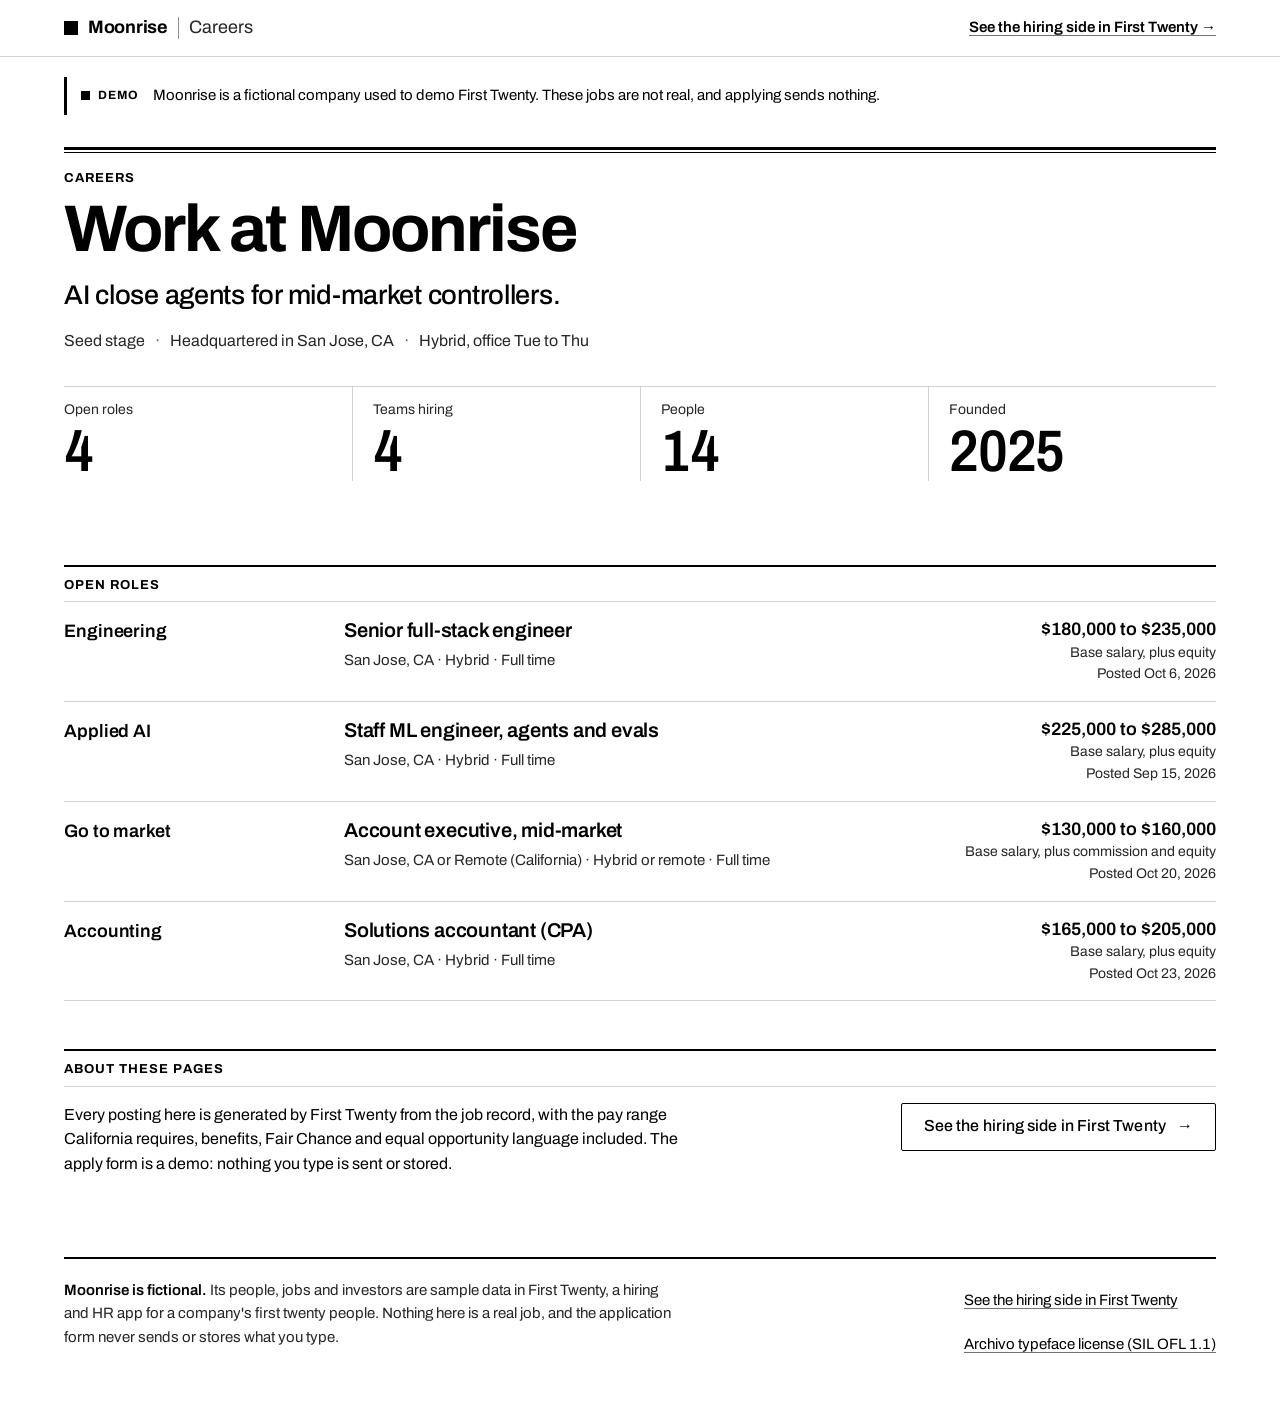
<file: careers/index.html>
<!doctype html>
<html lang="en">
<head>
<meta charset="utf-8">
<meta name="viewport" content="width=device-width, initial-scale=1">
<meta name="color-scheme" content="light dark">
<meta name="robots" content="noindex, nofollow">
<meta name="description" content="Open roles at Moonrise, a fictional company used to demo First Twenty.">
<title>Careers at Moonrise (demo)</title>
<link rel="icon" href="data:,">
<link rel="stylesheet" href="assets/careers.css">
</head>
<body>
<a class="skip" href="#main">Skip to main content</a>
<header class="masthead">
<div class="wrap masthead__bar">
<a class="brand" href="index.html"><span class="brand__mark" aria-hidden="true"></span><span class="brand__name">Moonrise</span><span class="brand__sub">Careers</span></a>
<nav class="masthead__nav" aria-label="Demo">
<a class="masthead__demo" href="../index.html#hiring.jobs">See the hiring side in First Twenty<span aria-hidden="true">&nbsp;→</span></a>
</nav>
</div>
</header>
<main id="main" tabindex="-1">
<div class="wrap">
<p class="fiction"><span class="fiction__tag">Demo</span><span>Moonrise is a fictional company used to demo First Twenty. These jobs are not real, and applying sends nothing.</span></p>
<div class="pagehead">
<p class="kicker">Careers</p>
<h1 class="pagehead__title">Work at Moonrise</h1>
<p class="lede">AI close agents for mid-market controllers.</p>
<ul class="facts-line"><li>Seed stage</li><li>Headquartered in San Jose, CA</li><li>Hybrid, office Tue to Thu</li></ul>
<dl class="figures">
<div><dt>Open roles</dt><dd>4</dd></div>
<div><dt>Teams hiring</dt><dd>4</dd></div>
<div><dt>People</dt><dd>14</dd></div>
<div><dt>Founded</dt><dd>2025</dd></div>
</dl>
</div>
<section class="section" aria-labelledby="roles-h">
<div class="section__head"><h2 class="label" id="roles-h">Open roles</h2></div>
<section class="team" aria-labelledby="team-d-eng">
<div class="team__head">
<h3 class="team__name" id="team-d-eng">Engineering</h3>
</div>
<ul class="roles">
<li class="role">
<div class="role__main">
<h4 class="role__title"><a class="role__link" href="jobs/senior-full-stack-engineer.html">Senior full-stack engineer</a></h4>
<p class="role__meta">San Jose, CA · Hybrid · Full time</p>
</div>
<div class="role__side">
<p class="role__pay"><span class="vh">Pay range: </span>$180,000 to $235,000</p>
<p class="role__note">Base salary, plus equity</p>
<p class="role__posted">Posted <time datetime="2026-10-06">Oct 6, 2026</time></p>
</div>
</li>
</ul>
</section>
<section class="team" aria-labelledby="team-d-ai">
<div class="team__head">
<h3 class="team__name" id="team-d-ai">Applied AI</h3>
</div>
<ul class="roles">
<li class="role">
<div class="role__main">
<h4 class="role__title"><a class="role__link" href="jobs/staff-ml-engineer-agents-and-evals.html">Staff ML engineer, agents and evals</a></h4>
<p class="role__meta">San Jose, CA · Hybrid · Full time</p>
</div>
<div class="role__side">
<p class="role__pay"><span class="vh">Pay range: </span>$225,000 to $285,000</p>
<p class="role__note">Base salary, plus equity</p>
<p class="role__posted">Posted <time datetime="2026-09-15">Sep 15, 2026</time></p>
</div>
</li>
</ul>
</section>
<section class="team" aria-labelledby="team-d-gtm">
<div class="team__head">
<h3 class="team__name" id="team-d-gtm">Go to market</h3>
</div>
<ul class="roles">
<li class="role">
<div class="role__main">
<h4 class="role__title"><a class="role__link" href="jobs/account-executive-mid-market.html">Account executive, mid-market</a></h4>
<p class="role__meta">San Jose, CA or Remote (California) · Hybrid or remote · Full time</p>
</div>
<div class="role__side">
<p class="role__pay"><span class="vh">Pay range: </span>$130,000 to $160,000</p>
<p class="role__note">Base salary, plus commission and equity</p>
<p class="role__posted">Posted <time datetime="2026-10-20">Oct 20, 2026</time></p>
</div>
</li>
</ul>
</section>
<section class="team" aria-labelledby="team-d-acct">
<div class="team__head">
<h3 class="team__name" id="team-d-acct">Accounting</h3>
</div>
<ul class="roles">
<li class="role">
<div class="role__main">
<h4 class="role__title"><a class="role__link" href="jobs/solutions-accountant-cpa.html">Solutions accountant (CPA)</a></h4>
<p class="role__meta">San Jose, CA · Hybrid · Full time</p>
</div>
<div class="role__side">
<p class="role__pay"><span class="vh">Pay range: </span>$165,000 to $205,000</p>
<p class="role__note">Base salary, plus equity</p>
<p class="role__posted">Posted <time datetime="2026-10-23">Oct 23, 2026</time></p>
</div>
</li>
</ul>
</section>
</section>
<section class="section about" aria-labelledby="about-h">
<div class="section__head"><h2 class="label" id="about-h">About these pages</h2></div>
<div class="about__grid">
<p class="about__text">Every posting here is generated by First Twenty from the job record, with the pay range California requires, benefits, Fair Chance and equal opportunity language included. The apply form is a demo: nothing you type is sent or stored.</p>
<p class="about__action"><a class="btn btn--secondary btn--lg" href="../index.html#hiring.jobs">See the hiring side in First Twenty<span aria-hidden="true">&nbsp;→</span></a></p>
</div>
</section>
</div>
</main>
<footer class="foot">
<div class="wrap">
<div class="foot__grid">
<p class="foot__note"><strong>Moonrise is fictional.</strong> Its people, jobs and investors are sample data in First Twenty, a hiring and HR app for a company's first twenty people. Nothing here is a real job, and the application form never sends or stores what you type.</p>
<ul class="foot__links">
<li><a href="../index.html#hiring.jobs">See the hiring side in First Twenty</a></li>
<li><a href="assets/LICENSE-Archivo.txt">Archivo typeface license (SIL OFL 1.1)</a></li>
</ul>
</div>
</div>
</footer>
</body>
</html>
</file>
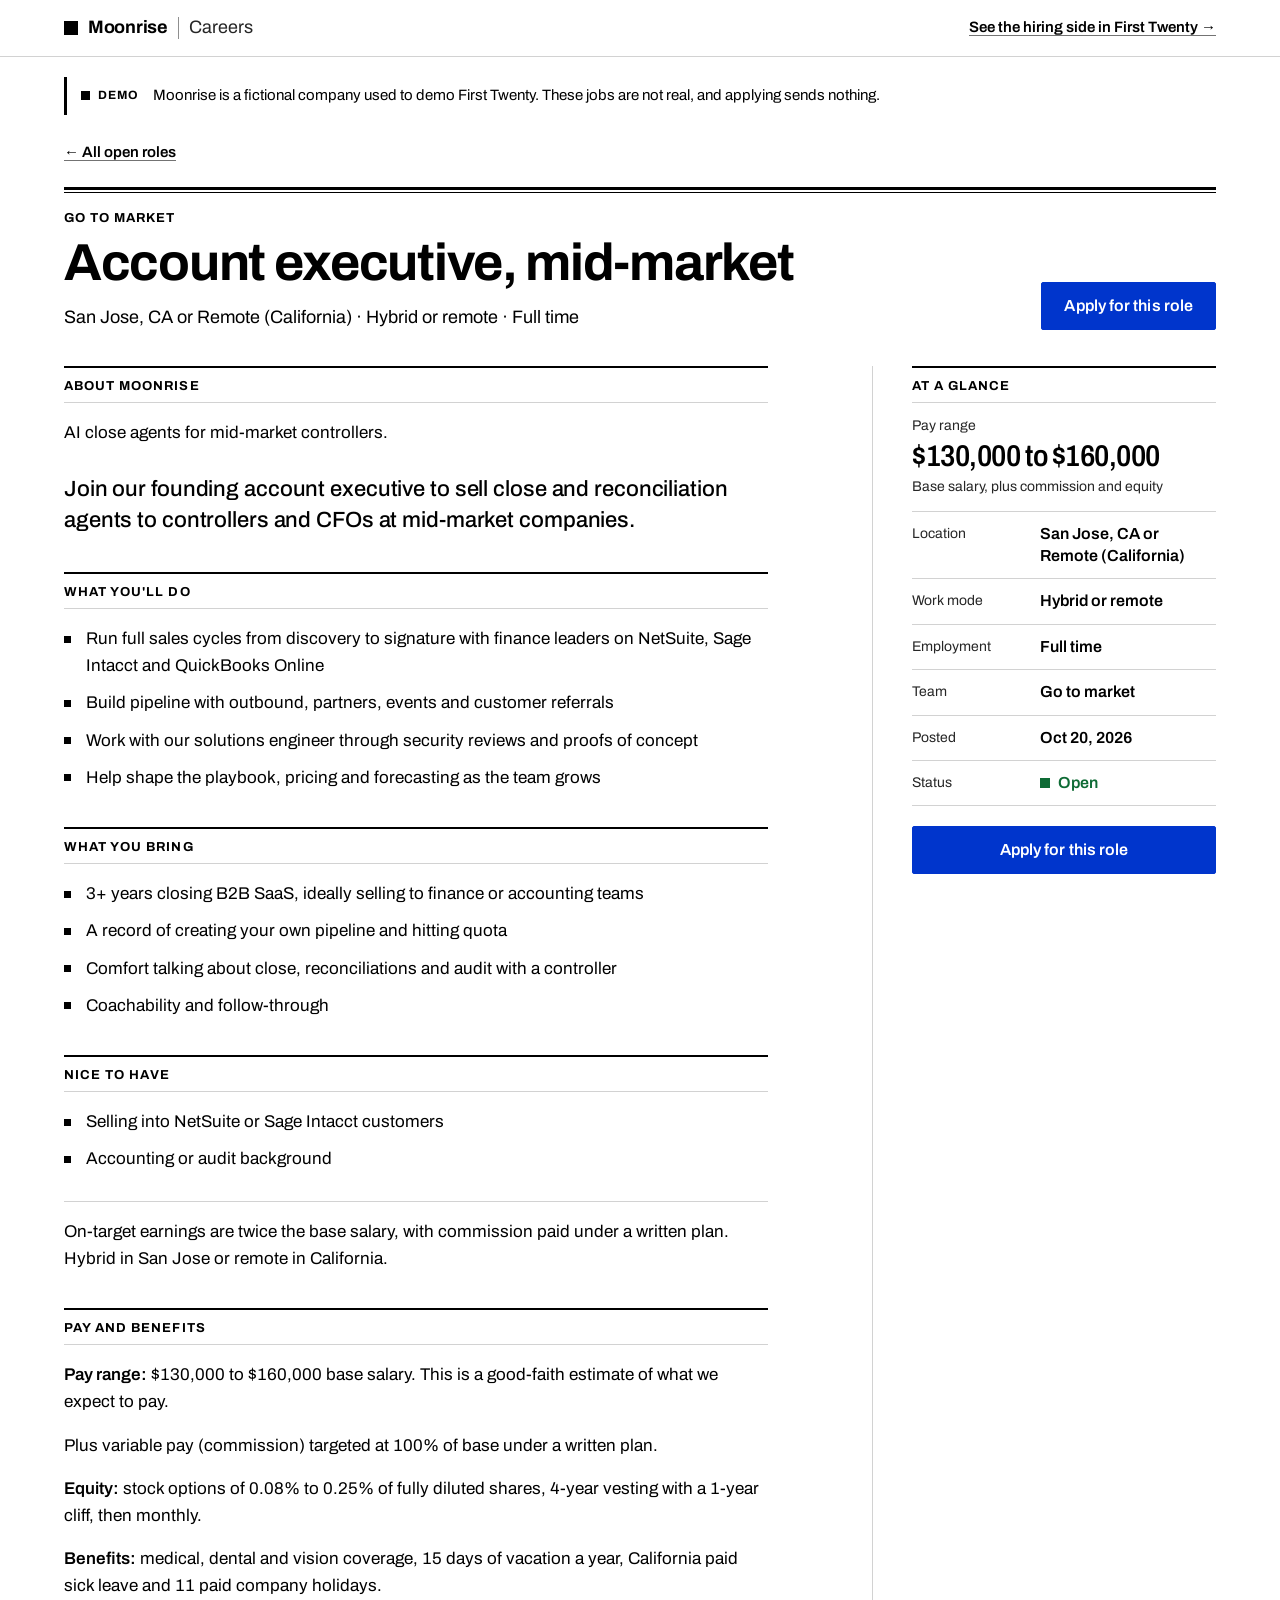
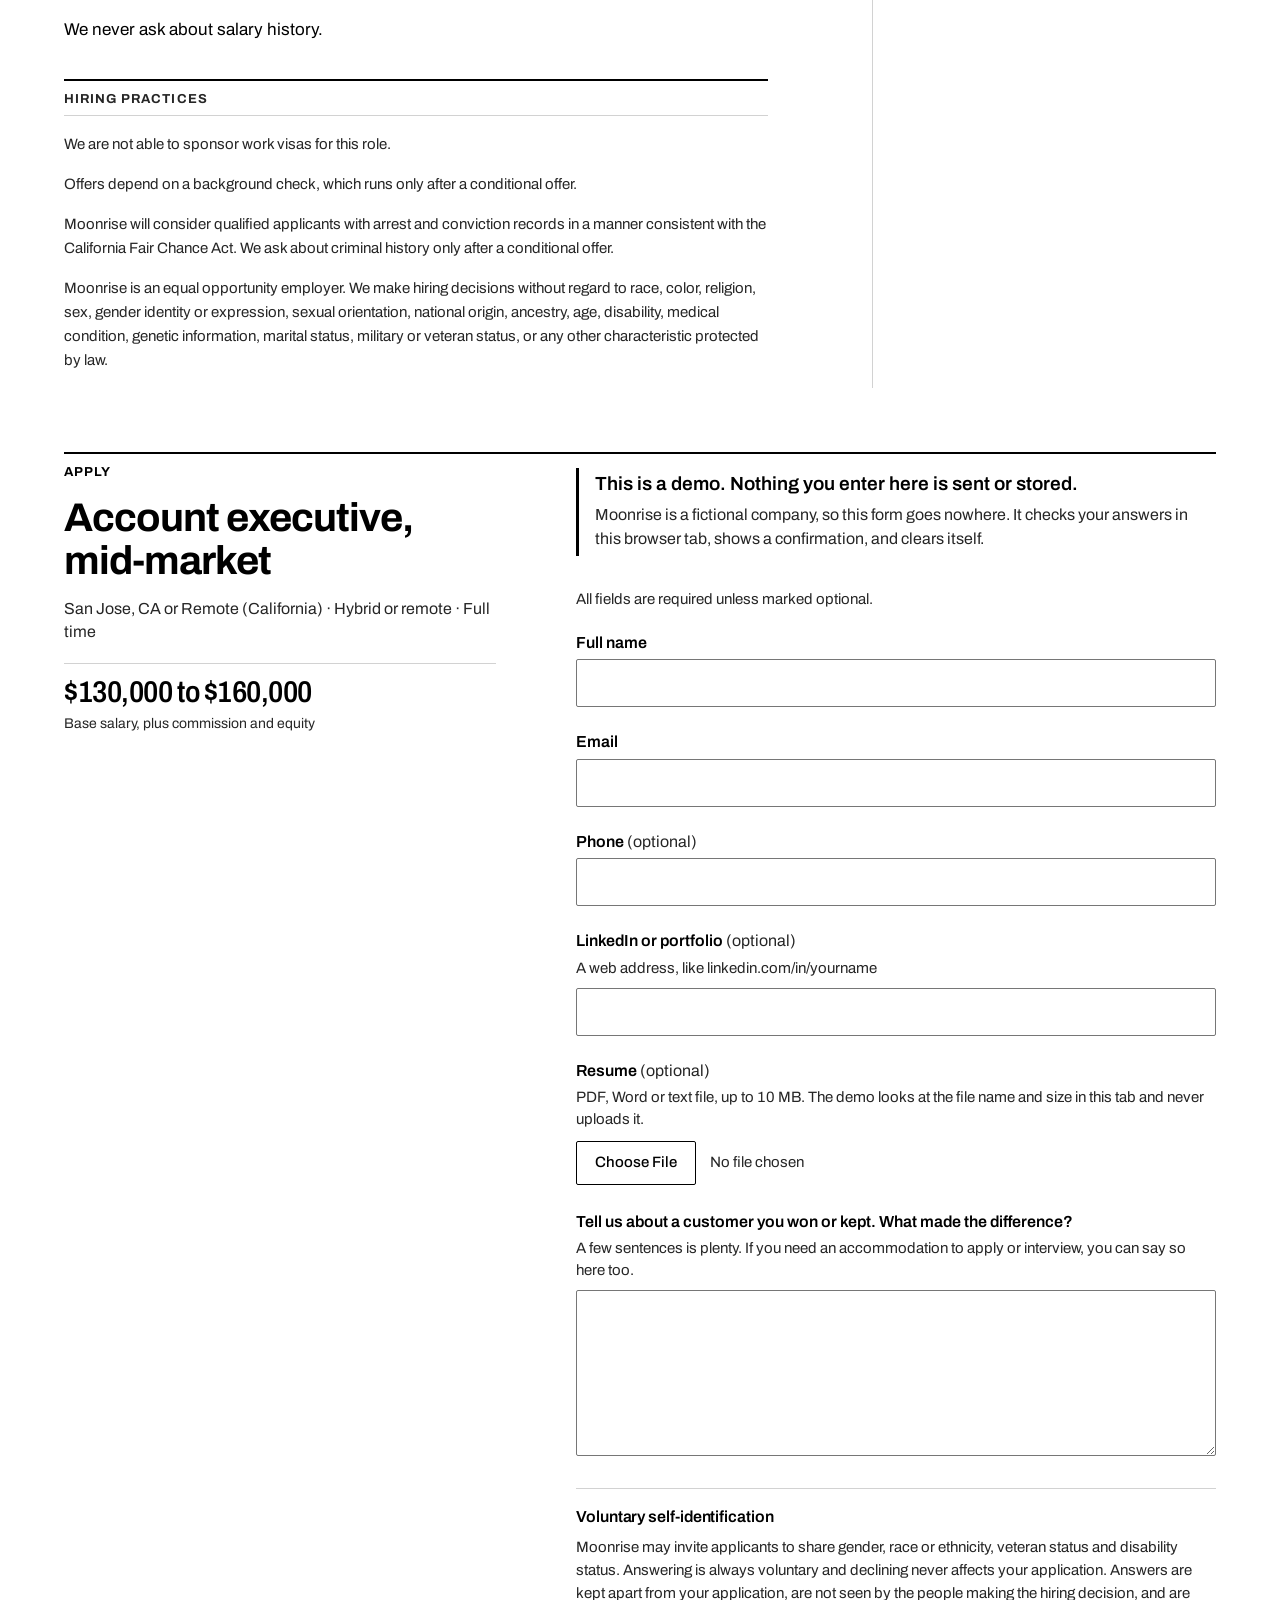
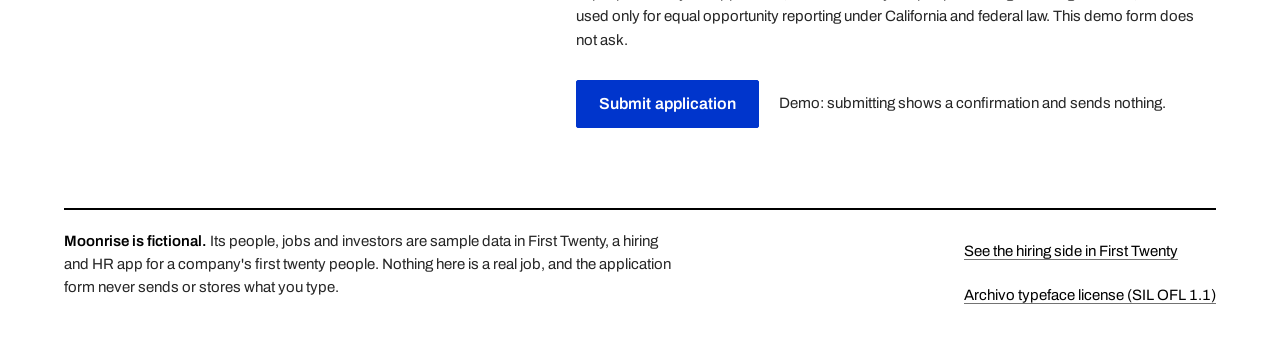
<file: careers/jobs/account-executive-mid-market.html>
<!doctype html>
<html lang="en">
<head>
<meta charset="utf-8">
<meta name="viewport" content="width=device-width, initial-scale=1">
<meta name="color-scheme" content="light dark">
<meta name="robots" content="noindex, nofollow">
<meta name="description" content="Account executive, mid-market, San Jose, CA or Remote (California). Pay range $130,000 to $160,000. Moonrise is a fictional company used to demo First Twenty.">
<title>Account executive, mid-market at Moonrise (demo careers)</title>
<link rel="icon" href="data:,">
<link rel="stylesheet" href="../assets/careers.css">
</head>
<body>
<a class="skip" href="#main">Skip to main content</a>
<header class="masthead">
<div class="wrap masthead__bar">
<a class="brand" href="../index.html"><span class="brand__mark" aria-hidden="true"></span><span class="brand__name">Moonrise</span><span class="brand__sub">Careers</span></a>
<nav class="masthead__nav" aria-label="Demo">
<a class="masthead__demo" href="../../index.html#job.j-ae">See the hiring side in First Twenty<span aria-hidden="true">&nbsp;→</span></a>
</nav>
</div>
</header>
<main id="main" tabindex="-1">
<div class="wrap">
<p class="fiction"><span class="fiction__tag">Demo</span><span>Moonrise is a fictional company used to demo First Twenty. These jobs are not real, and applying sends nothing.</span></p>
<p class="crumbs"><a class="back" href="../index.html"><span aria-hidden="true">←&nbsp;</span>All open roles</a></p>
<div class="pagehead pagehead--job">
<div class="pagehead__text">
<p class="kicker">Go to market</p>
<h1 class="pagehead__title" id="job-title">Account executive, mid-market</h1>
<p class="subtitle">San Jose, CA or Remote (California) · Hybrid or remote · Full time</p>
</div>
<a class="btn btn--primary btn--lg" href="#apply">Apply for this role</a>
</div>
<div class="job">
<aside class="facts" aria-labelledby="facts-h">
<div class="facts__inner">
<h2 class="label facts__h" id="facts-h">At a glance</h2>
<dl class="facts__list">
<div class="facts__pay"><dt>Pay range</dt><dd><span class="fig">$130,000 to $160,000</span><span class="facts__sub">Base salary, plus commission and equity</span></dd></div>
<div><dt>Location</dt><dd>San Jose, CA or Remote (California)</dd></div>
<div><dt>Work mode</dt><dd>Hybrid or remote</dd></div>
<div><dt>Employment</dt><dd>Full time</dd></div>
<div><dt>Team</dt><dd>Go to market</dd></div>
<div><dt>Posted</dt><dd><time datetime="2026-10-20">Oct 20, 2026</time></dd></div>
<div><dt>Status</dt><dd><span class="status status--good"><span class="status__mark" aria-hidden="true"></span>Open</span></dd></div>
</dl>
<p class="facts__apply"><a class="btn btn--primary btn--lg btn--block" href="#apply">Apply for this role</a></p>
</div>
</aside>
<article class="posting" aria-labelledby="job-title">
<section class="psec">
<h2 class="psec__h">About Moonrise</h2>
<p>AI close agents for mid-market controllers.</p>
</section>
<div class="pblock pblock--lead">
<p>Join our founding account executive to sell close and reconciliation agents to controllers and CFOs at mid-market companies.</p>
</div>
<section class="psec">
<h2 class="psec__h">What you'll do</h2>
<ul class="ticks">
<li>Run full sales cycles from discovery to signature with finance leaders on NetSuite, Sage Intacct and QuickBooks Online</li>
<li>Build pipeline with outbound, partners, events and customer referrals</li>
<li>Work with our solutions engineer through security reviews and proofs of concept</li>
<li>Help shape the playbook, pricing and forecasting as the team grows</li>
</ul>
</section>
<section class="psec">
<h2 class="psec__h">What you bring</h2>
<ul class="ticks">
<li>3+ years closing B2B SaaS, ideally selling to finance or accounting teams</li>
<li>A record of creating your own pipeline and hitting quota</li>
<li>Comfort talking about close, reconciliations and audit with a controller</li>
<li>Coachability and follow-through</li>
</ul>
</section>
<section class="psec">
<h2 class="psec__h">Nice to have</h2>
<ul class="ticks">
<li>Selling into NetSuite or Sage Intacct customers</li>
<li>Accounting or audit background</li>
</ul>
</section>
<div class="pblock pblock--after">
<p>On-target earnings are twice the base salary, with commission paid under a written plan. Hybrid in San Jose or remote in California.</p>
</div>
<section class="psec">
<h2 class="psec__h">Pay and benefits</h2>
<p><strong>Pay range:</strong> $130,000 to $160,000 base salary. This is a good-faith estimate of what we expect to pay.</p>
<p>Plus variable pay (commission) targeted at 100% of base under a written plan.</p>
<p><strong>Equity:</strong> stock options of 0.08% to 0.25% of fully diluted shares, 4-year vesting with a 1-year cliff, then monthly.</p>
<p><strong>Benefits:</strong> medical, dental and vision coverage, 15 days of vacation a year, California paid sick leave and 11 paid company holidays.</p>
<p>We never ask about salary history.</p>
</section>
<section class="psec psec--fine">
<h2 class="psec__h">Hiring practices</h2>
<p>We are not able to sponsor work visas for this role.</p>
<p>Offers depend on a background check, which runs only after a conditional offer.</p>
<p>Moonrise will consider qualified applicants with arrest and conviction records in a manner consistent with the California Fair Chance Act. We ask about criminal history only after a conditional offer.</p>
<p>Moonrise is an equal opportunity employer. We make hiring decisions without regard to race, color, religion, sex, gender identity or expression, sexual orientation, national origin, ancestry, age, disability, medical condition, genetic information, marital status, military or veteran status, or any other characteristic protected by law.</p>
</section>
</article>
</div>
<section class="apply" id="apply" aria-labelledby="apply-h">
<div class="apply__grid">
<div class="apply__intro">
<div class="apply__sticky">
<h2 class="apply__h" id="apply-h"><span class="label">Apply</span><span class="vh"> for </span><span class="apply__title">Account executive, mid-market</span></h2>
<p class="apply__meta">San Jose, CA or Remote (California) · Hybrid or remote · Full time</p>
<p class="apply__pay"><span class="vh">Pay range: </span><span class="fig">$130,000 to $160,000</span><span class="facts__sub">Base salary, plus commission and equity</span></p>
</div>
</div>
<div class="apply__body">
<div class="demo-note" id="apply-demo" role="note">
<p class="demo-note__lead">This is a demo. Nothing you enter here is sent or stored.</p>
<p>Moonrise is a fictional company, so this form goes nowhere. It checks your answers in this browser tab, shows a confirmation, and clears itself.</p>
</div>
<form class="form" id="apply-form" method="dialog" novalidate aria-describedby="apply-demo">
<div class="errors" id="apply-errors" role="group" aria-labelledby="apply-errors-h" tabindex="-1" hidden>
<h3 class="errors__title" id="apply-errors-h"></h3>
<ul class="errors__list"></ul>
</div>
<p class="form__req">All fields are required unless marked optional.</p>
<div class="field">
<label class="field__label" for="f-name">Full name</label>
<input class="input" id="f-name" name="name" type="text" autocomplete="name" required aria-describedby="f-name-error">
<p class="field__error" id="f-name-error" hidden></p>
</div>
<div class="field">
<label class="field__label" for="f-email">Email</label>
<input class="input" id="f-email" name="email" type="email" autocomplete="email" inputmode="email" required aria-describedby="f-email-error">
<p class="field__error" id="f-email-error" hidden></p>
</div>
<div class="field">
<label class="field__label" for="f-phone">Phone <span class="opt">(optional)</span></label>
<input class="input" id="f-phone" name="phone" type="tel" autocomplete="tel" inputmode="tel" aria-describedby="f-phone-error">
<p class="field__error" id="f-phone-error" hidden></p>
</div>
<div class="field">
<label class="field__label" for="f-link">LinkedIn or portfolio <span class="opt">(optional)</span></label>
<p class="field__hint" id="f-link-hint">A web address, like linkedin.com/in/yourname</p>
<input class="input" id="f-link" name="link" type="url" autocomplete="url" inputmode="url" aria-describedby="f-link-hint f-link-error">
<p class="field__error" id="f-link-error" hidden></p>
</div>
<div class="field">
<label class="field__label" for="f-resume">Resume <span class="opt">(optional)</span></label>
<p class="field__hint" id="f-resume-hint">PDF, Word or text file, up to 10 MB. The demo looks at the file name and size in this tab and never uploads it.</p>
<input class="file" id="f-resume" name="resume" type="file" accept=".pdf,.doc,.docx,.txt,.rtf,.odt" aria-describedby="f-resume-hint f-resume-error">
<p class="field__error" id="f-resume-error" hidden></p>
</div>
<div class="field">
<label class="field__label" for="f-answer">Tell us about a customer you won or kept. What made the difference?</label>
<p class="field__hint" id="f-answer-hint">A few sentences is plenty. If you need an accommodation to apply or interview, you can say so here too.</p>
<textarea class="input textarea" id="f-answer" name="answer" rows="6" maxlength="2000" required aria-describedby="f-answer-hint f-answer-error"></textarea>
<p class="field__error" id="f-answer-error" hidden></p>
</div>
<div class="selfid" role="note" aria-labelledby="selfid-h">
<h3 class="selfid__h" id="selfid-h">Voluntary self-identification</h3>
<p>Moonrise may invite applicants to share gender, race or ethnicity, veteran status and disability status. Answering is always voluntary and declining never affects your application. Answers are kept apart from your application, are not seen by the people making the hiring decision, and are used only for equal opportunity reporting under California and federal law. This demo form does not ask.</p>
</div>
<div class="form__actions">
<button class="btn btn--primary btn--lg" type="submit">Submit application</button>
<p class="form__fine">Demo: submitting shows a confirmation and sends nothing.</p>
</div>
<noscript><p class="form__fine">This demo form needs JavaScript to check your answers. Without it the button does nothing, and nothing is ever sent.</p></noscript>
</form>
<div class="done" id="apply-done" hidden>
<p class="status status--good done__status"><span class="status__mark" aria-hidden="true"></span>Demo complete</p>
<h3 class="done__title" id="apply-done-h" tabindex="-1">Nothing was sent or stored</h3>
<p id="apply-done-thanks">Thanks for trying the demo.</p>
<p>Moonrise is a fictional company used to demo First Twenty, so your application did not go to anyone. What you typed never left this browser tab, and the form has been cleared.</p>
<p>In a real First Twenty workspace, an application like this lands in the hiring team's pipeline for the job.</p>
<div class="done__actions">
<a class="btn btn--secondary btn--lg" href="../../index.html#job.j-ae">See this job's pipeline in First Twenty</a>
<button class="btn btn--ghost btn--lg" type="button" id="apply-again">Start over</button>
</div>
</div>
</div>
</div>
</section>
</div>
</main>
<footer class="foot">
<div class="wrap">
<div class="foot__grid">
<p class="foot__note"><strong>Moonrise is fictional.</strong> Its people, jobs and investors are sample data in First Twenty, a hiring and HR app for a company's first twenty people. Nothing here is a real job, and the application form never sends or stores what you type.</p>
<ul class="foot__links">
<li><a href="../../index.html#hiring.jobs">See the hiring side in First Twenty</a></li>
<li><a href="../assets/LICENSE-Archivo.txt">Archivo typeface license (SIL OFL 1.1)</a></li>
</ul>
</div>
</div>
</footer>
<script src="../assets/apply.js" defer></script>
</body>
</html>
</file>
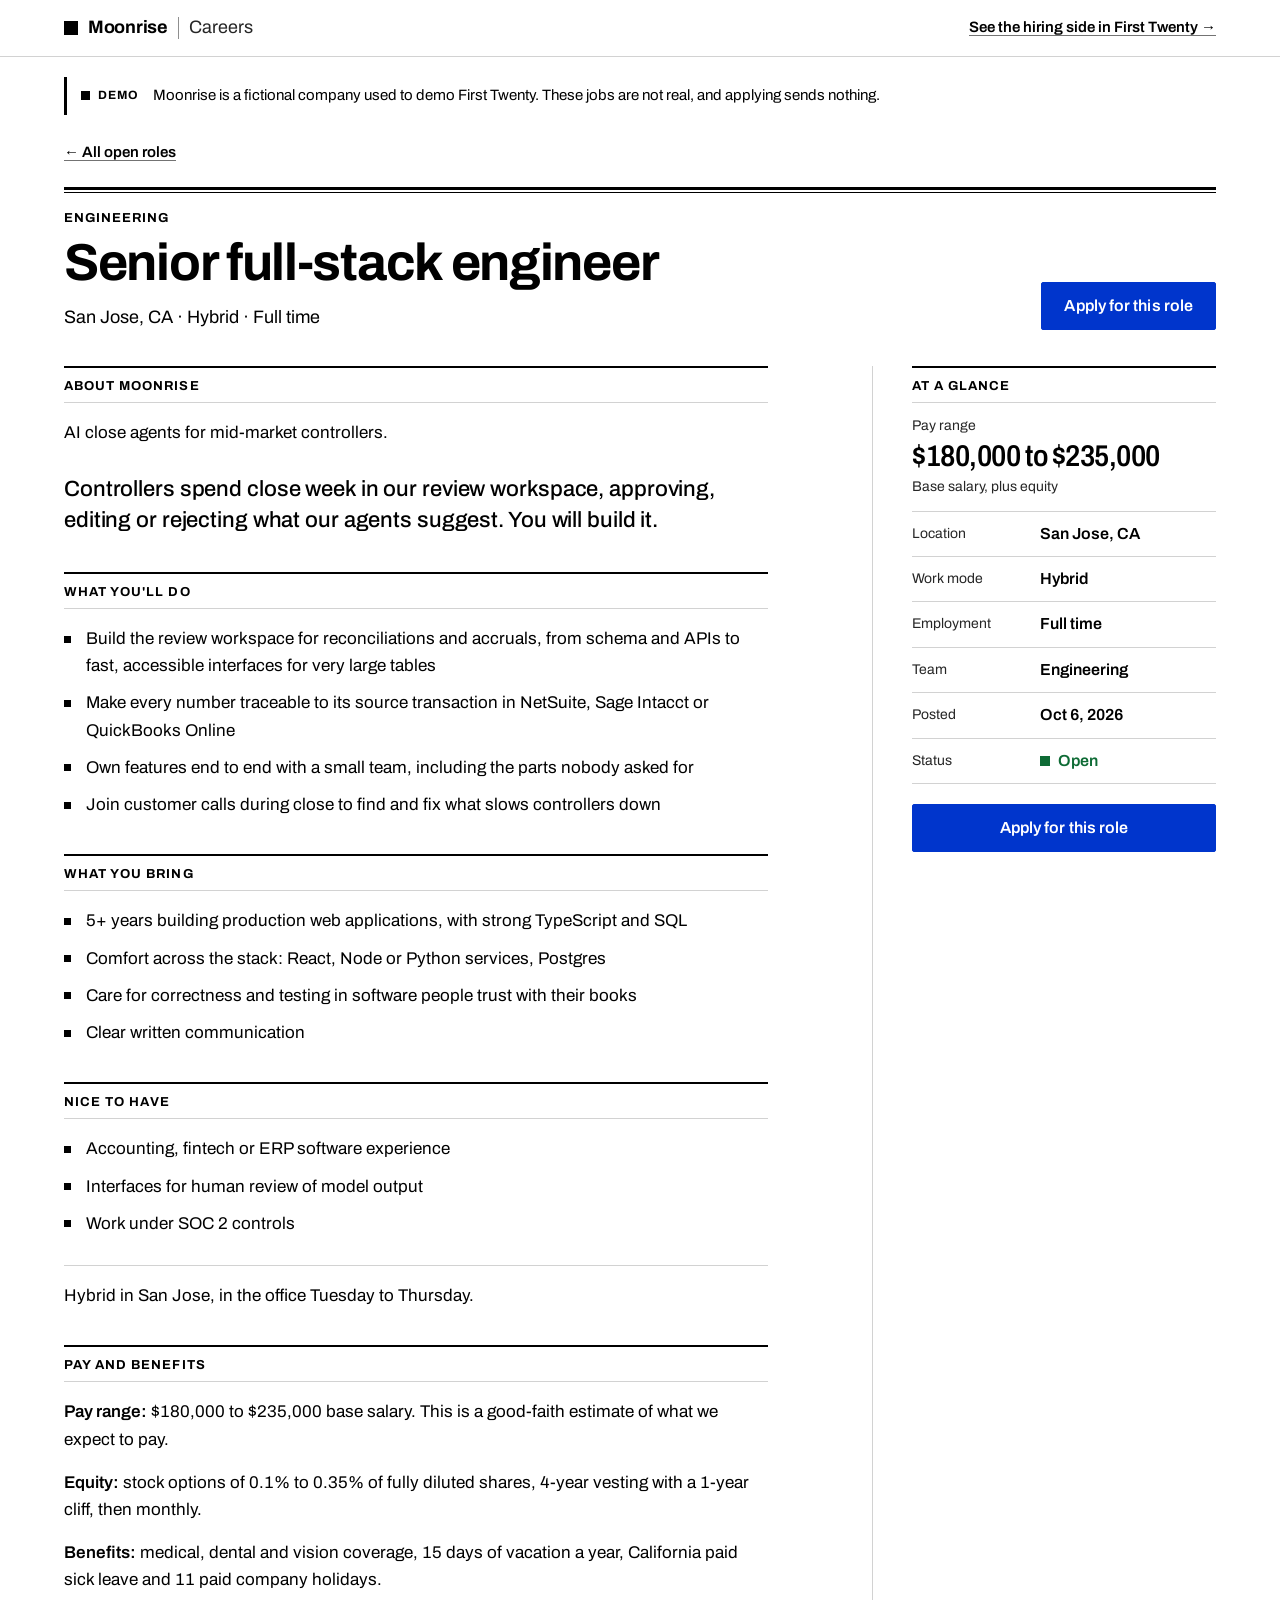
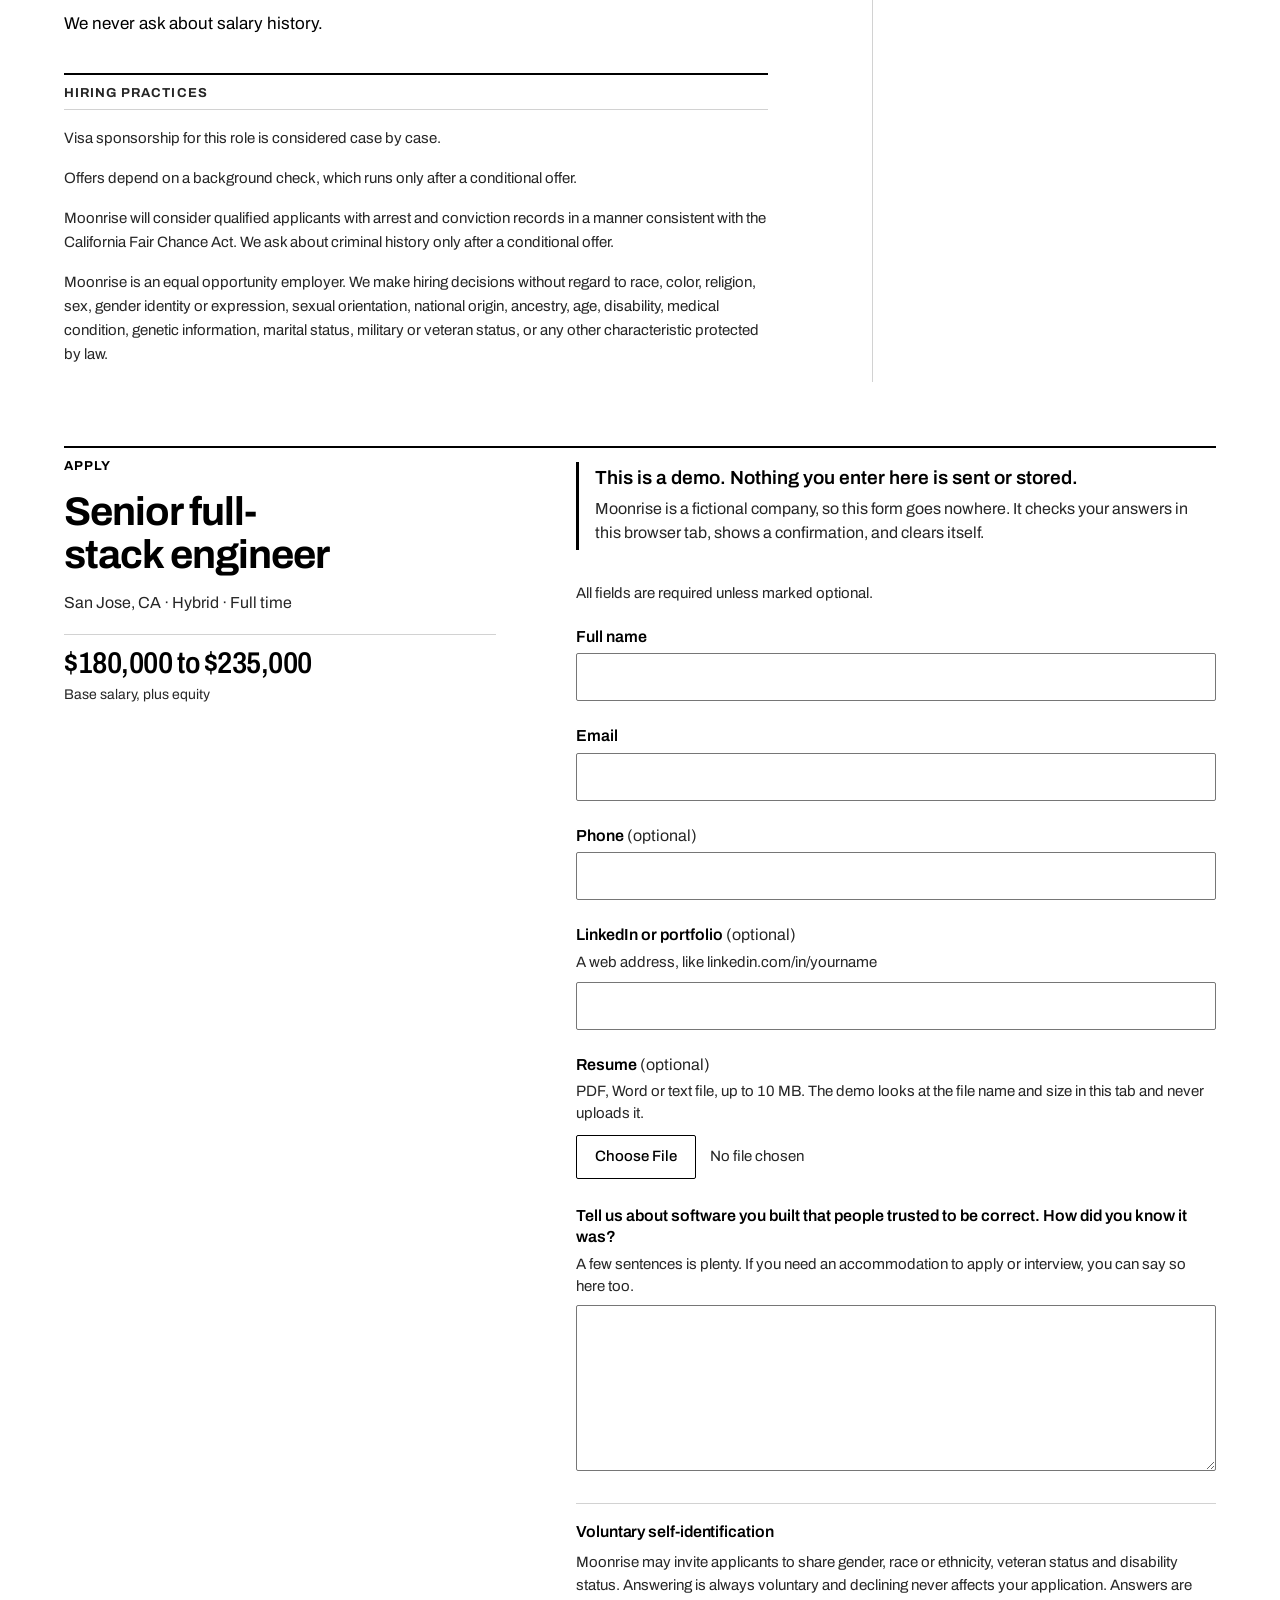
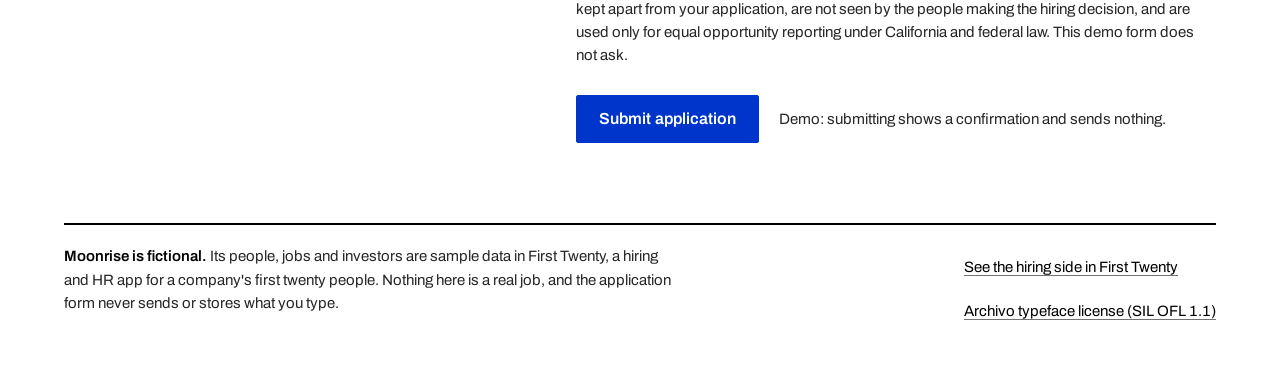
<file: careers/jobs/senior-full-stack-engineer.html>
<!doctype html>
<html lang="en">
<head>
<meta charset="utf-8">
<meta name="viewport" content="width=device-width, initial-scale=1">
<meta name="color-scheme" content="light dark">
<meta name="robots" content="noindex, nofollow">
<meta name="description" content="Senior full-stack engineer, San Jose, CA. Pay range $180,000 to $235,000. Moonrise is a fictional company used to demo First Twenty.">
<title>Senior full-stack engineer at Moonrise (demo careers)</title>
<link rel="icon" href="data:,">
<link rel="stylesheet" href="../assets/careers.css">
</head>
<body>
<a class="skip" href="#main">Skip to main content</a>
<header class="masthead">
<div class="wrap masthead__bar">
<a class="brand" href="../index.html"><span class="brand__mark" aria-hidden="true"></span><span class="brand__name">Moonrise</span><span class="brand__sub">Careers</span></a>
<nav class="masthead__nav" aria-label="Demo">
<a class="masthead__demo" href="../../index.html#job.j-fullstack">See the hiring side in First Twenty<span aria-hidden="true">&nbsp;→</span></a>
</nav>
</div>
</header>
<main id="main" tabindex="-1">
<div class="wrap">
<p class="fiction"><span class="fiction__tag">Demo</span><span>Moonrise is a fictional company used to demo First Twenty. These jobs are not real, and applying sends nothing.</span></p>
<p class="crumbs"><a class="back" href="../index.html"><span aria-hidden="true">←&nbsp;</span>All open roles</a></p>
<div class="pagehead pagehead--job">
<div class="pagehead__text">
<p class="kicker">Engineering</p>
<h1 class="pagehead__title" id="job-title">Senior full-stack engineer</h1>
<p class="subtitle">San Jose, CA · Hybrid · Full time</p>
</div>
<a class="btn btn--primary btn--lg" href="#apply">Apply for this role</a>
</div>
<div class="job">
<aside class="facts" aria-labelledby="facts-h">
<div class="facts__inner">
<h2 class="label facts__h" id="facts-h">At a glance</h2>
<dl class="facts__list">
<div class="facts__pay"><dt>Pay range</dt><dd><span class="fig">$180,000 to $235,000</span><span class="facts__sub">Base salary, plus equity</span></dd></div>
<div><dt>Location</dt><dd>San Jose, CA</dd></div>
<div><dt>Work mode</dt><dd>Hybrid</dd></div>
<div><dt>Employment</dt><dd>Full time</dd></div>
<div><dt>Team</dt><dd>Engineering</dd></div>
<div><dt>Posted</dt><dd><time datetime="2026-10-06">Oct 6, 2026</time></dd></div>
<div><dt>Status</dt><dd><span class="status status--good"><span class="status__mark" aria-hidden="true"></span>Open</span></dd></div>
</dl>
<p class="facts__apply"><a class="btn btn--primary btn--lg btn--block" href="#apply">Apply for this role</a></p>
</div>
</aside>
<article class="posting" aria-labelledby="job-title">
<section class="psec">
<h2 class="psec__h">About Moonrise</h2>
<p>AI close agents for mid-market controllers.</p>
</section>
<div class="pblock pblock--lead">
<p>Controllers spend close week in our review workspace, approving, editing or rejecting what our agents suggest. You will build it.</p>
</div>
<section class="psec">
<h2 class="psec__h">What you'll do</h2>
<ul class="ticks">
<li>Build the review workspace for reconciliations and accruals, from schema and APIs to fast, accessible interfaces for very large tables</li>
<li>Make every number traceable to its source transaction in NetSuite, Sage Intacct or QuickBooks Online</li>
<li>Own features end to end with a small team, including the parts nobody asked for</li>
<li>Join customer calls during close to find and fix what slows controllers down</li>
</ul>
</section>
<section class="psec">
<h2 class="psec__h">What you bring</h2>
<ul class="ticks">
<li>5+ years building production web applications, with strong TypeScript and SQL</li>
<li>Comfort across the stack: React, Node or Python services, Postgres</li>
<li>Care for correctness and testing in software people trust with their books</li>
<li>Clear written communication</li>
</ul>
</section>
<section class="psec">
<h2 class="psec__h">Nice to have</h2>
<ul class="ticks">
<li>Accounting, fintech or ERP software experience</li>
<li>Interfaces for human review of model output</li>
<li>Work under SOC 2 controls</li>
</ul>
</section>
<div class="pblock pblock--after">
<p>Hybrid in San Jose, in the office Tuesday to Thursday.</p>
</div>
<section class="psec">
<h2 class="psec__h">Pay and benefits</h2>
<p><strong>Pay range:</strong> $180,000 to $235,000 base salary. This is a good-faith estimate of what we expect to pay.</p>
<p><strong>Equity:</strong> stock options of 0.1% to 0.35% of fully diluted shares, 4-year vesting with a 1-year cliff, then monthly.</p>
<p><strong>Benefits:</strong> medical, dental and vision coverage, 15 days of vacation a year, California paid sick leave and 11 paid company holidays.</p>
<p>We never ask about salary history.</p>
</section>
<section class="psec psec--fine">
<h2 class="psec__h">Hiring practices</h2>
<p>Visa sponsorship for this role is considered case by case.</p>
<p>Offers depend on a background check, which runs only after a conditional offer.</p>
<p>Moonrise will consider qualified applicants with arrest and conviction records in a manner consistent with the California Fair Chance Act. We ask about criminal history only after a conditional offer.</p>
<p>Moonrise is an equal opportunity employer. We make hiring decisions without regard to race, color, religion, sex, gender identity or expression, sexual orientation, national origin, ancestry, age, disability, medical condition, genetic information, marital status, military or veteran status, or any other characteristic protected by law.</p>
</section>
</article>
</div>
<section class="apply" id="apply" aria-labelledby="apply-h">
<div class="apply__grid">
<div class="apply__intro">
<div class="apply__sticky">
<h2 class="apply__h" id="apply-h"><span class="label">Apply</span><span class="vh"> for </span><span class="apply__title">Senior full-stack engineer</span></h2>
<p class="apply__meta">San Jose, CA · Hybrid · Full time</p>
<p class="apply__pay"><span class="vh">Pay range: </span><span class="fig">$180,000 to $235,000</span><span class="facts__sub">Base salary, plus equity</span></p>
</div>
</div>
<div class="apply__body">
<div class="demo-note" id="apply-demo" role="note">
<p class="demo-note__lead">This is a demo. Nothing you enter here is sent or stored.</p>
<p>Moonrise is a fictional company, so this form goes nowhere. It checks your answers in this browser tab, shows a confirmation, and clears itself.</p>
</div>
<form class="form" id="apply-form" method="dialog" novalidate aria-describedby="apply-demo">
<div class="errors" id="apply-errors" role="group" aria-labelledby="apply-errors-h" tabindex="-1" hidden>
<h3 class="errors__title" id="apply-errors-h"></h3>
<ul class="errors__list"></ul>
</div>
<p class="form__req">All fields are required unless marked optional.</p>
<div class="field">
<label class="field__label" for="f-name">Full name</label>
<input class="input" id="f-name" name="name" type="text" autocomplete="name" required aria-describedby="f-name-error">
<p class="field__error" id="f-name-error" hidden></p>
</div>
<div class="field">
<label class="field__label" for="f-email">Email</label>
<input class="input" id="f-email" name="email" type="email" autocomplete="email" inputmode="email" required aria-describedby="f-email-error">
<p class="field__error" id="f-email-error" hidden></p>
</div>
<div class="field">
<label class="field__label" for="f-phone">Phone <span class="opt">(optional)</span></label>
<input class="input" id="f-phone" name="phone" type="tel" autocomplete="tel" inputmode="tel" aria-describedby="f-phone-error">
<p class="field__error" id="f-phone-error" hidden></p>
</div>
<div class="field">
<label class="field__label" for="f-link">LinkedIn or portfolio <span class="opt">(optional)</span></label>
<p class="field__hint" id="f-link-hint">A web address, like linkedin.com/in/yourname</p>
<input class="input" id="f-link" name="link" type="url" autocomplete="url" inputmode="url" aria-describedby="f-link-hint f-link-error">
<p class="field__error" id="f-link-error" hidden></p>
</div>
<div class="field">
<label class="field__label" for="f-resume">Resume <span class="opt">(optional)</span></label>
<p class="field__hint" id="f-resume-hint">PDF, Word or text file, up to 10 MB. The demo looks at the file name and size in this tab and never uploads it.</p>
<input class="file" id="f-resume" name="resume" type="file" accept=".pdf,.doc,.docx,.txt,.rtf,.odt" aria-describedby="f-resume-hint f-resume-error">
<p class="field__error" id="f-resume-error" hidden></p>
</div>
<div class="field">
<label class="field__label" for="f-answer">Tell us about software you built that people trusted to be correct. How did you know it was?</label>
<p class="field__hint" id="f-answer-hint">A few sentences is plenty. If you need an accommodation to apply or interview, you can say so here too.</p>
<textarea class="input textarea" id="f-answer" name="answer" rows="6" maxlength="2000" required aria-describedby="f-answer-hint f-answer-error"></textarea>
<p class="field__error" id="f-answer-error" hidden></p>
</div>
<div class="selfid" role="note" aria-labelledby="selfid-h">
<h3 class="selfid__h" id="selfid-h">Voluntary self-identification</h3>
<p>Moonrise may invite applicants to share gender, race or ethnicity, veteran status and disability status. Answering is always voluntary and declining never affects your application. Answers are kept apart from your application, are not seen by the people making the hiring decision, and are used only for equal opportunity reporting under California and federal law. This demo form does not ask.</p>
</div>
<div class="form__actions">
<button class="btn btn--primary btn--lg" type="submit">Submit application</button>
<p class="form__fine">Demo: submitting shows a confirmation and sends nothing.</p>
</div>
<noscript><p class="form__fine">This demo form needs JavaScript to check your answers. Without it the button does nothing, and nothing is ever sent.</p></noscript>
</form>
<div class="done" id="apply-done" hidden>
<p class="status status--good done__status"><span class="status__mark" aria-hidden="true"></span>Demo complete</p>
<h3 class="done__title" id="apply-done-h" tabindex="-1">Nothing was sent or stored</h3>
<p id="apply-done-thanks">Thanks for trying the demo.</p>
<p>Moonrise is a fictional company used to demo First Twenty, so your application did not go to anyone. What you typed never left this browser tab, and the form has been cleared.</p>
<p>In a real First Twenty workspace, an application like this lands in the hiring team's pipeline for the job.</p>
<div class="done__actions">
<a class="btn btn--secondary btn--lg" href="../../index.html#job.j-fullstack">See this job's pipeline in First Twenty</a>
<button class="btn btn--ghost btn--lg" type="button" id="apply-again">Start over</button>
</div>
</div>
</div>
</div>
</section>
</div>
</main>
<footer class="foot">
<div class="wrap">
<div class="foot__grid">
<p class="foot__note"><strong>Moonrise is fictional.</strong> Its people, jobs and investors are sample data in First Twenty, a hiring and HR app for a company's first twenty people. Nothing here is a real job, and the application form never sends or stores what you type.</p>
<ul class="foot__links">
<li><a href="../../index.html#hiring.jobs">See the hiring side in First Twenty</a></li>
<li><a href="../assets/LICENSE-Archivo.txt">Archivo typeface license (SIL OFL 1.1)</a></li>
</ul>
</div>
</div>
</footer>
<script src="../assets/apply.js" defer></script>
</body>
</html>
</file>
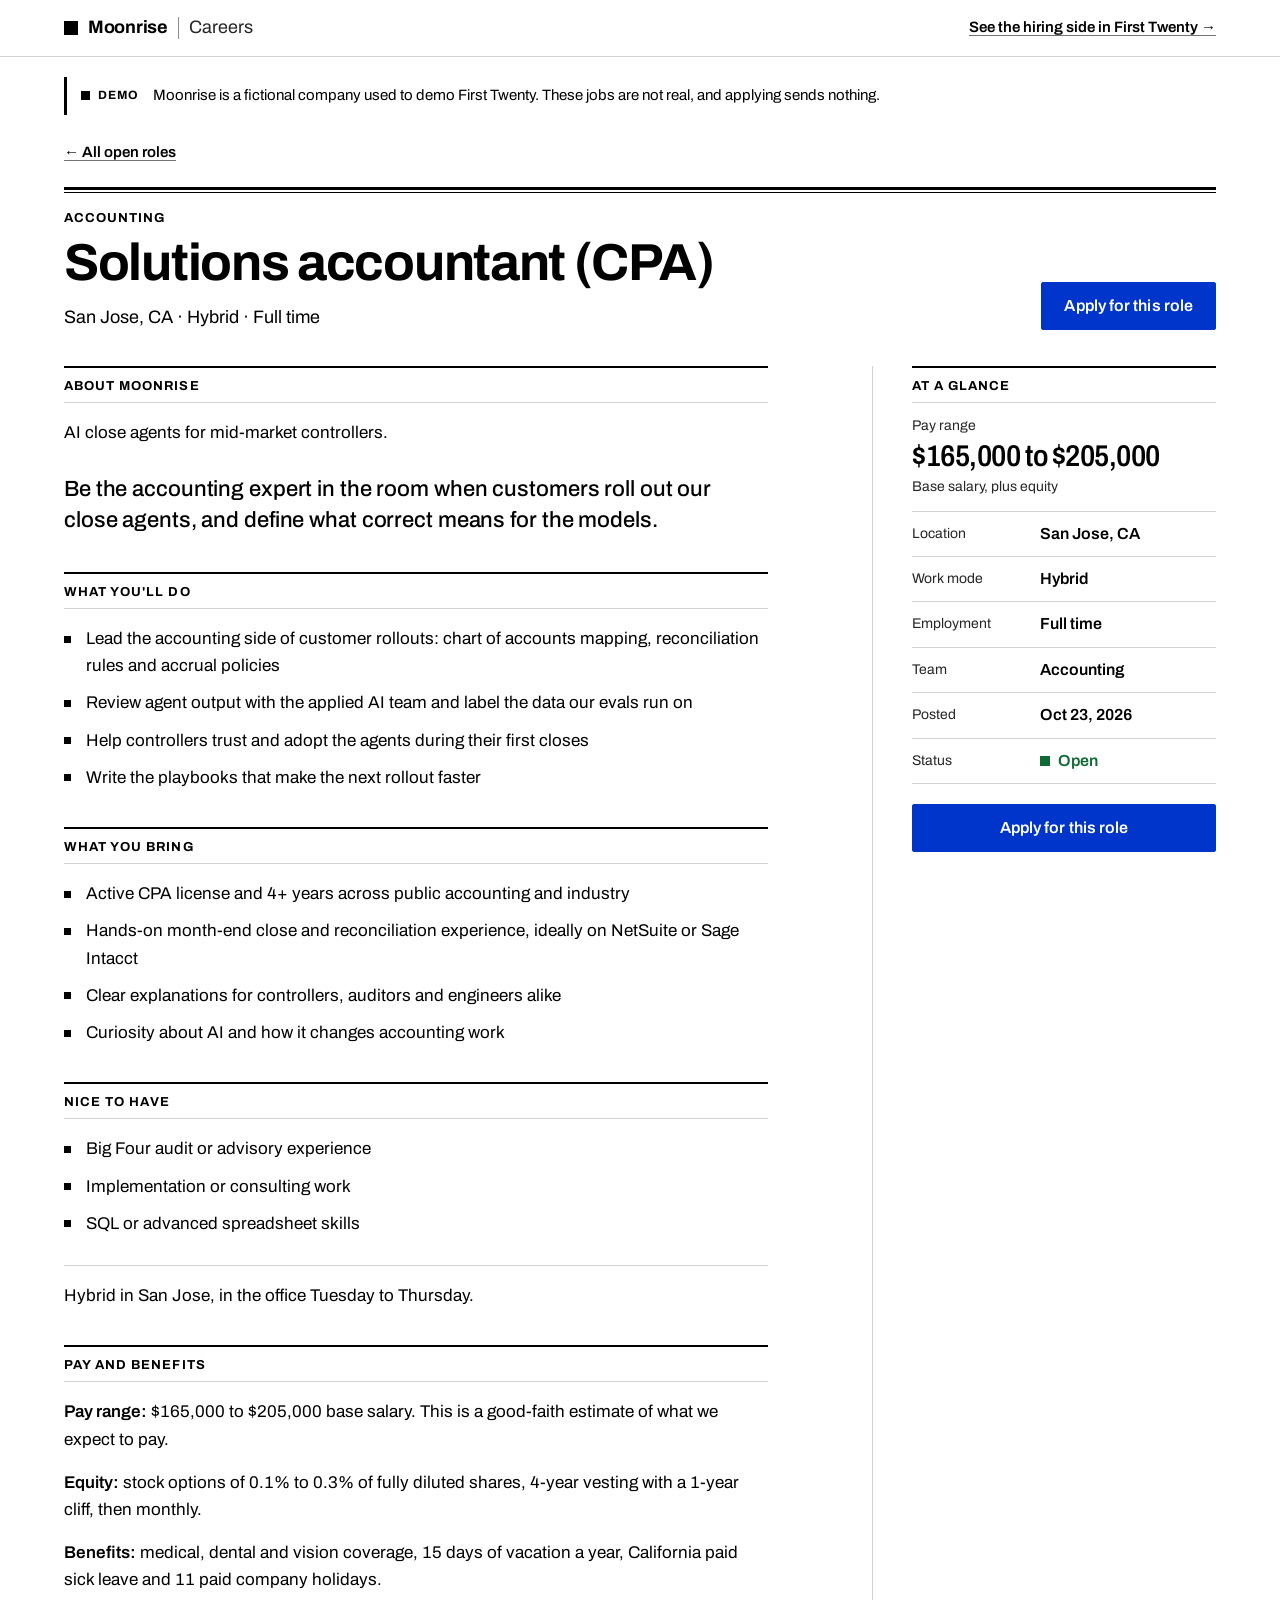
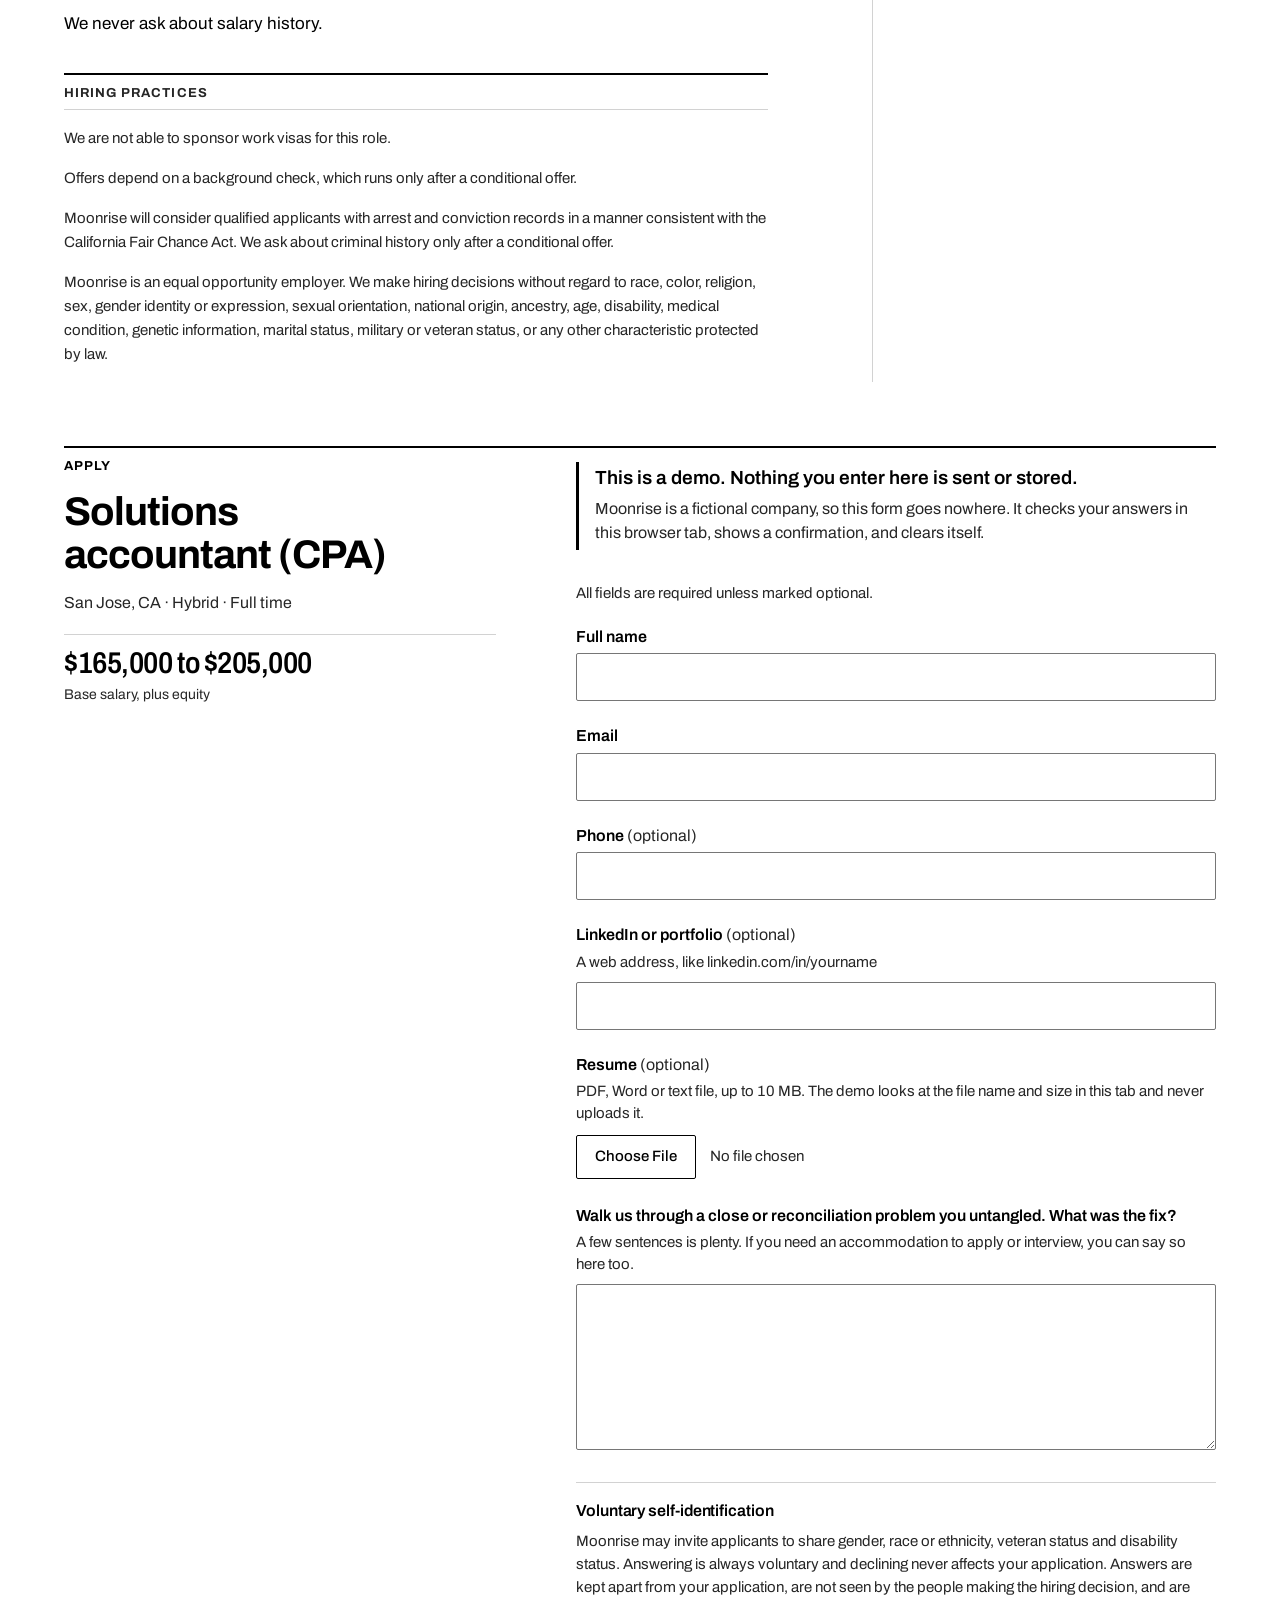
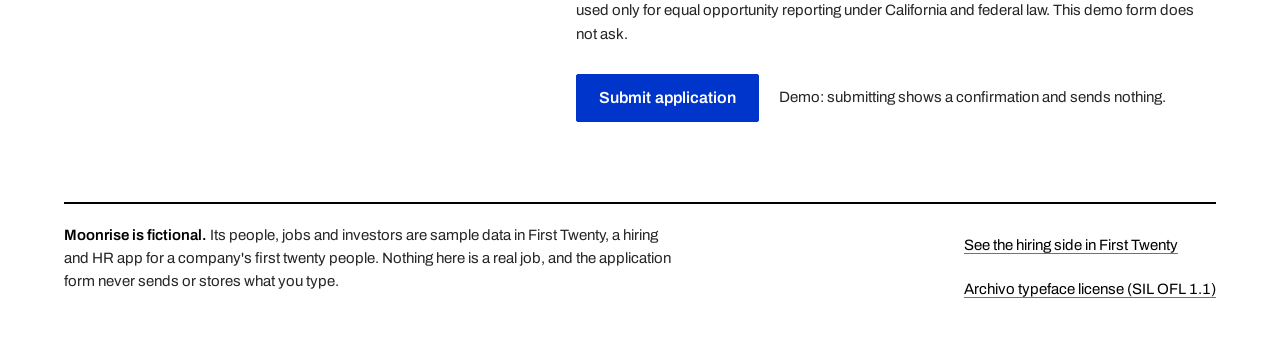
<file: careers/jobs/solutions-accountant-cpa.html>
<!doctype html>
<html lang="en">
<head>
<meta charset="utf-8">
<meta name="viewport" content="width=device-width, initial-scale=1">
<meta name="color-scheme" content="light dark">
<meta name="robots" content="noindex, nofollow">
<meta name="description" content="Solutions accountant (CPA), San Jose, CA. Pay range $165,000 to $205,000. Moonrise is a fictional company used to demo First Twenty.">
<title>Solutions accountant (CPA) at Moonrise (demo careers)</title>
<link rel="icon" href="data:,">
<link rel="stylesheet" href="../assets/careers.css">
</head>
<body>
<a class="skip" href="#main">Skip to main content</a>
<header class="masthead">
<div class="wrap masthead__bar">
<a class="brand" href="../index.html"><span class="brand__mark" aria-hidden="true"></span><span class="brand__name">Moonrise</span><span class="brand__sub">Careers</span></a>
<nav class="masthead__nav" aria-label="Demo">
<a class="masthead__demo" href="../../index.html#job.j-solutions-acct">See the hiring side in First Twenty<span aria-hidden="true">&nbsp;→</span></a>
</nav>
</div>
</header>
<main id="main" tabindex="-1">
<div class="wrap">
<p class="fiction"><span class="fiction__tag">Demo</span><span>Moonrise is a fictional company used to demo First Twenty. These jobs are not real, and applying sends nothing.</span></p>
<p class="crumbs"><a class="back" href="../index.html"><span aria-hidden="true">←&nbsp;</span>All open roles</a></p>
<div class="pagehead pagehead--job">
<div class="pagehead__text">
<p class="kicker">Accounting</p>
<h1 class="pagehead__title" id="job-title">Solutions accountant (CPA)</h1>
<p class="subtitle">San Jose, CA · Hybrid · Full time</p>
</div>
<a class="btn btn--primary btn--lg" href="#apply">Apply for this role</a>
</div>
<div class="job">
<aside class="facts" aria-labelledby="facts-h">
<div class="facts__inner">
<h2 class="label facts__h" id="facts-h">At a glance</h2>
<dl class="facts__list">
<div class="facts__pay"><dt>Pay range</dt><dd><span class="fig">$165,000 to $205,000</span><span class="facts__sub">Base salary, plus equity</span></dd></div>
<div><dt>Location</dt><dd>San Jose, CA</dd></div>
<div><dt>Work mode</dt><dd>Hybrid</dd></div>
<div><dt>Employment</dt><dd>Full time</dd></div>
<div><dt>Team</dt><dd>Accounting</dd></div>
<div><dt>Posted</dt><dd><time datetime="2026-10-23">Oct 23, 2026</time></dd></div>
<div><dt>Status</dt><dd><span class="status status--good"><span class="status__mark" aria-hidden="true"></span>Open</span></dd></div>
</dl>
<p class="facts__apply"><a class="btn btn--primary btn--lg btn--block" href="#apply">Apply for this role</a></p>
</div>
</aside>
<article class="posting" aria-labelledby="job-title">
<section class="psec">
<h2 class="psec__h">About Moonrise</h2>
<p>AI close agents for mid-market controllers.</p>
</section>
<div class="pblock pblock--lead">
<p>Be the accounting expert in the room when customers roll out our close agents, and define what correct means for the models.</p>
</div>
<section class="psec">
<h2 class="psec__h">What you'll do</h2>
<ul class="ticks">
<li>Lead the accounting side of customer rollouts: chart of accounts mapping, reconciliation rules and accrual policies</li>
<li>Review agent output with the applied AI team and label the data our evals run on</li>
<li>Help controllers trust and adopt the agents during their first closes</li>
<li>Write the playbooks that make the next rollout faster</li>
</ul>
</section>
<section class="psec">
<h2 class="psec__h">What you bring</h2>
<ul class="ticks">
<li>Active CPA license and 4+ years across public accounting and industry</li>
<li>Hands-on month-end close and reconciliation experience, ideally on NetSuite or Sage Intacct</li>
<li>Clear explanations for controllers, auditors and engineers alike</li>
<li>Curiosity about AI and how it changes accounting work</li>
</ul>
</section>
<section class="psec">
<h2 class="psec__h">Nice to have</h2>
<ul class="ticks">
<li>Big Four audit or advisory experience</li>
<li>Implementation or consulting work</li>
<li>SQL or advanced spreadsheet skills</li>
</ul>
</section>
<div class="pblock pblock--after">
<p>Hybrid in San Jose, in the office Tuesday to Thursday.</p>
</div>
<section class="psec">
<h2 class="psec__h">Pay and benefits</h2>
<p><strong>Pay range:</strong> $165,000 to $205,000 base salary. This is a good-faith estimate of what we expect to pay.</p>
<p><strong>Equity:</strong> stock options of 0.1% to 0.3% of fully diluted shares, 4-year vesting with a 1-year cliff, then monthly.</p>
<p><strong>Benefits:</strong> medical, dental and vision coverage, 15 days of vacation a year, California paid sick leave and 11 paid company holidays.</p>
<p>We never ask about salary history.</p>
</section>
<section class="psec psec--fine">
<h2 class="psec__h">Hiring practices</h2>
<p>We are not able to sponsor work visas for this role.</p>
<p>Offers depend on a background check, which runs only after a conditional offer.</p>
<p>Moonrise will consider qualified applicants with arrest and conviction records in a manner consistent with the California Fair Chance Act. We ask about criminal history only after a conditional offer.</p>
<p>Moonrise is an equal opportunity employer. We make hiring decisions without regard to race, color, religion, sex, gender identity or expression, sexual orientation, national origin, ancestry, age, disability, medical condition, genetic information, marital status, military or veteran status, or any other characteristic protected by law.</p>
</section>
</article>
</div>
<section class="apply" id="apply" aria-labelledby="apply-h">
<div class="apply__grid">
<div class="apply__intro">
<div class="apply__sticky">
<h2 class="apply__h" id="apply-h"><span class="label">Apply</span><span class="vh"> for </span><span class="apply__title">Solutions accountant (CPA)</span></h2>
<p class="apply__meta">San Jose, CA · Hybrid · Full time</p>
<p class="apply__pay"><span class="vh">Pay range: </span><span class="fig">$165,000 to $205,000</span><span class="facts__sub">Base salary, plus equity</span></p>
</div>
</div>
<div class="apply__body">
<div class="demo-note" id="apply-demo" role="note">
<p class="demo-note__lead">This is a demo. Nothing you enter here is sent or stored.</p>
<p>Moonrise is a fictional company, so this form goes nowhere. It checks your answers in this browser tab, shows a confirmation, and clears itself.</p>
</div>
<form class="form" id="apply-form" method="dialog" novalidate aria-describedby="apply-demo">
<div class="errors" id="apply-errors" role="group" aria-labelledby="apply-errors-h" tabindex="-1" hidden>
<h3 class="errors__title" id="apply-errors-h"></h3>
<ul class="errors__list"></ul>
</div>
<p class="form__req">All fields are required unless marked optional.</p>
<div class="field">
<label class="field__label" for="f-name">Full name</label>
<input class="input" id="f-name" name="name" type="text" autocomplete="name" required aria-describedby="f-name-error">
<p class="field__error" id="f-name-error" hidden></p>
</div>
<div class="field">
<label class="field__label" for="f-email">Email</label>
<input class="input" id="f-email" name="email" type="email" autocomplete="email" inputmode="email" required aria-describedby="f-email-error">
<p class="field__error" id="f-email-error" hidden></p>
</div>
<div class="field">
<label class="field__label" for="f-phone">Phone <span class="opt">(optional)</span></label>
<input class="input" id="f-phone" name="phone" type="tel" autocomplete="tel" inputmode="tel" aria-describedby="f-phone-error">
<p class="field__error" id="f-phone-error" hidden></p>
</div>
<div class="field">
<label class="field__label" for="f-link">LinkedIn or portfolio <span class="opt">(optional)</span></label>
<p class="field__hint" id="f-link-hint">A web address, like linkedin.com/in/yourname</p>
<input class="input" id="f-link" name="link" type="url" autocomplete="url" inputmode="url" aria-describedby="f-link-hint f-link-error">
<p class="field__error" id="f-link-error" hidden></p>
</div>
<div class="field">
<label class="field__label" for="f-resume">Resume <span class="opt">(optional)</span></label>
<p class="field__hint" id="f-resume-hint">PDF, Word or text file, up to 10 MB. The demo looks at the file name and size in this tab and never uploads it.</p>
<input class="file" id="f-resume" name="resume" type="file" accept=".pdf,.doc,.docx,.txt,.rtf,.odt" aria-describedby="f-resume-hint f-resume-error">
<p class="field__error" id="f-resume-error" hidden></p>
</div>
<div class="field">
<label class="field__label" for="f-answer">Walk us through a close or reconciliation problem you untangled. What was the fix?</label>
<p class="field__hint" id="f-answer-hint">A few sentences is plenty. If you need an accommodation to apply or interview, you can say so here too.</p>
<textarea class="input textarea" id="f-answer" name="answer" rows="6" maxlength="2000" required aria-describedby="f-answer-hint f-answer-error"></textarea>
<p class="field__error" id="f-answer-error" hidden></p>
</div>
<div class="selfid" role="note" aria-labelledby="selfid-h">
<h3 class="selfid__h" id="selfid-h">Voluntary self-identification</h3>
<p>Moonrise may invite applicants to share gender, race or ethnicity, veteran status and disability status. Answering is always voluntary and declining never affects your application. Answers are kept apart from your application, are not seen by the people making the hiring decision, and are used only for equal opportunity reporting under California and federal law. This demo form does not ask.</p>
</div>
<div class="form__actions">
<button class="btn btn--primary btn--lg" type="submit">Submit application</button>
<p class="form__fine">Demo: submitting shows a confirmation and sends nothing.</p>
</div>
<noscript><p class="form__fine">This demo form needs JavaScript to check your answers. Without it the button does nothing, and nothing is ever sent.</p></noscript>
</form>
<div class="done" id="apply-done" hidden>
<p class="status status--good done__status"><span class="status__mark" aria-hidden="true"></span>Demo complete</p>
<h3 class="done__title" id="apply-done-h" tabindex="-1">Nothing was sent or stored</h3>
<p id="apply-done-thanks">Thanks for trying the demo.</p>
<p>Moonrise is a fictional company used to demo First Twenty, so your application did not go to anyone. What you typed never left this browser tab, and the form has been cleared.</p>
<p>In a real First Twenty workspace, an application like this lands in the hiring team's pipeline for the job.</p>
<div class="done__actions">
<a class="btn btn--secondary btn--lg" href="../../index.html#job.j-solutions-acct">See this job's pipeline in First Twenty</a>
<button class="btn btn--ghost btn--lg" type="button" id="apply-again">Start over</button>
</div>
</div>
</div>
</div>
</section>
</div>
</main>
<footer class="foot">
<div class="wrap">
<div class="foot__grid">
<p class="foot__note"><strong>Moonrise is fictional.</strong> Its people, jobs and investors are sample data in First Twenty, a hiring and HR app for a company's first twenty people. Nothing here is a real job, and the application form never sends or stores what you type.</p>
<ul class="foot__links">
<li><a href="../../index.html#hiring.jobs">See the hiring side in First Twenty</a></li>
<li><a href="../assets/LICENSE-Archivo.txt">Archivo typeface license (SIL OFL 1.1)</a></li>
</ul>
</div>
</div>
</footer>
<script src="../assets/apply.js" defer></script>
</body>
</html>
</file>
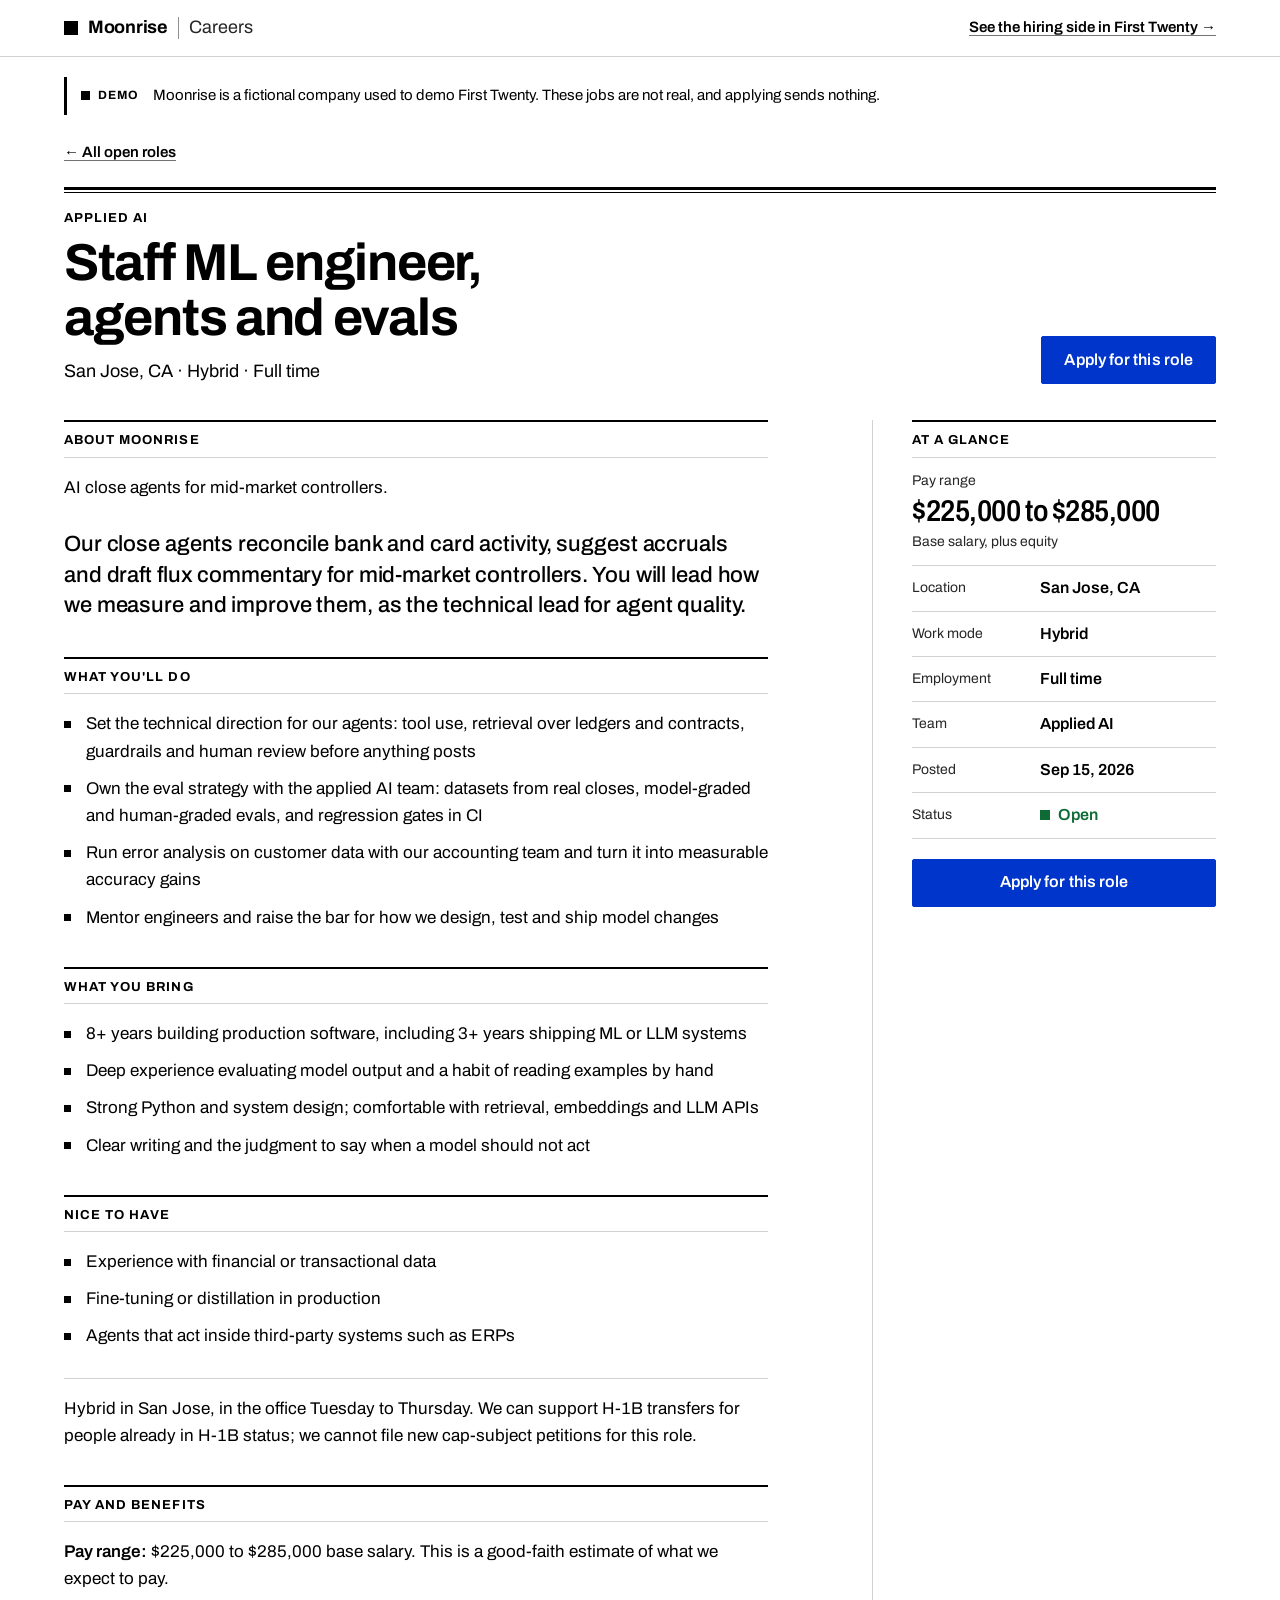
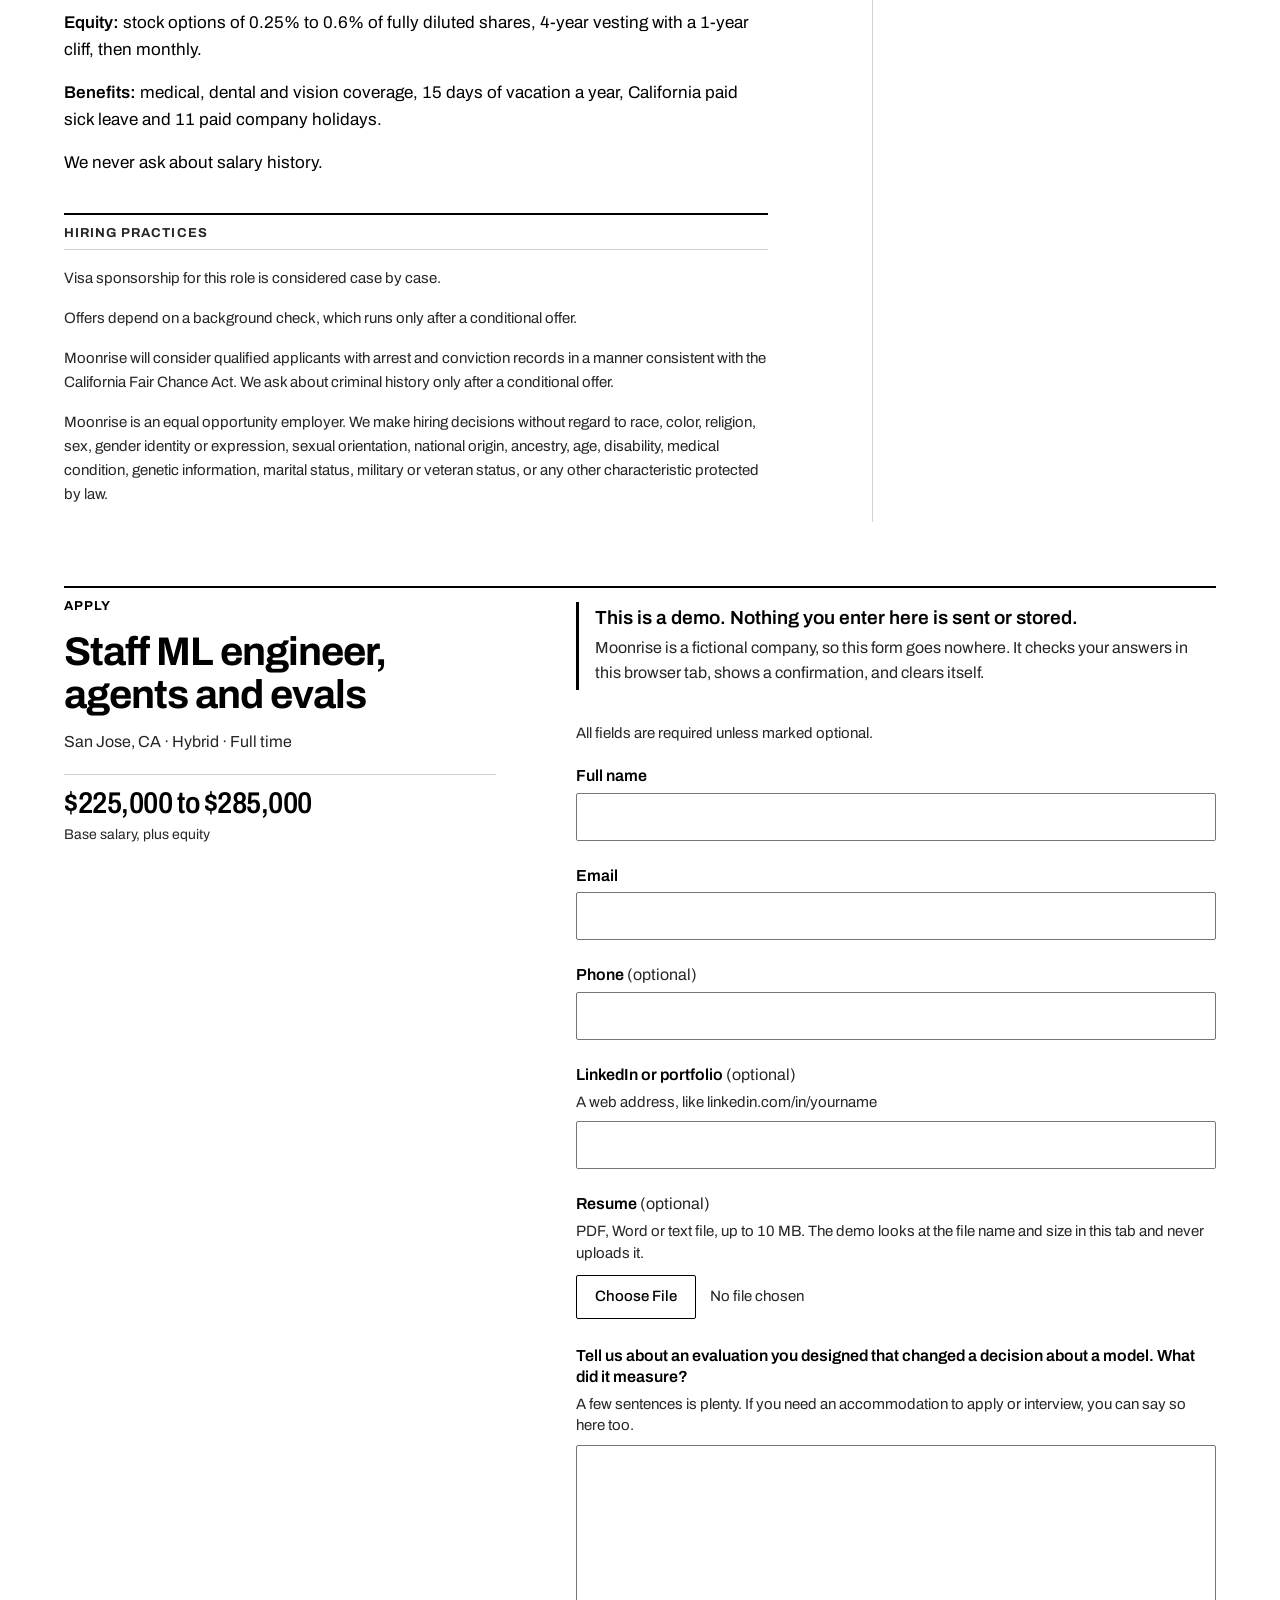
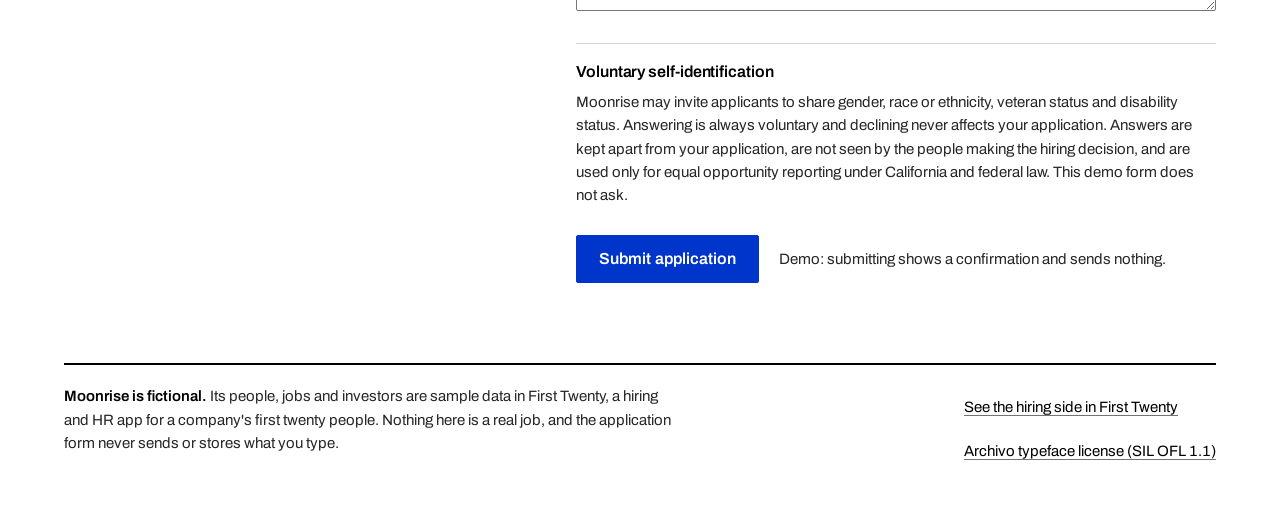
<file: careers/jobs/staff-ml-engineer-agents-and-evals.html>
<!doctype html>
<html lang="en">
<head>
<meta charset="utf-8">
<meta name="viewport" content="width=device-width, initial-scale=1">
<meta name="color-scheme" content="light dark">
<meta name="robots" content="noindex, nofollow">
<meta name="description" content="Staff ML engineer, agents and evals, San Jose, CA. Pay range $225,000 to $285,000. Moonrise is a fictional company used to demo First Twenty.">
<title>Staff ML engineer, agents and evals at Moonrise (demo careers)</title>
<link rel="icon" href="data:,">
<link rel="stylesheet" href="../assets/careers.css">
</head>
<body>
<a class="skip" href="#main">Skip to main content</a>
<header class="masthead">
<div class="wrap masthead__bar">
<a class="brand" href="../index.html"><span class="brand__mark" aria-hidden="true"></span><span class="brand__name">Moonrise</span><span class="brand__sub">Careers</span></a>
<nav class="masthead__nav" aria-label="Demo">
<a class="masthead__demo" href="../../index.html#job.j-staff-ml">See the hiring side in First Twenty<span aria-hidden="true">&nbsp;→</span></a>
</nav>
</div>
</header>
<main id="main" tabindex="-1">
<div class="wrap">
<p class="fiction"><span class="fiction__tag">Demo</span><span>Moonrise is a fictional company used to demo First Twenty. These jobs are not real, and applying sends nothing.</span></p>
<p class="crumbs"><a class="back" href="../index.html"><span aria-hidden="true">←&nbsp;</span>All open roles</a></p>
<div class="pagehead pagehead--job">
<div class="pagehead__text">
<p class="kicker">Applied AI</p>
<h1 class="pagehead__title" id="job-title">Staff ML engineer, agents and evals</h1>
<p class="subtitle">San Jose, CA · Hybrid · Full time</p>
</div>
<a class="btn btn--primary btn--lg" href="#apply">Apply for this role</a>
</div>
<div class="job">
<aside class="facts" aria-labelledby="facts-h">
<div class="facts__inner">
<h2 class="label facts__h" id="facts-h">At a glance</h2>
<dl class="facts__list">
<div class="facts__pay"><dt>Pay range</dt><dd><span class="fig">$225,000 to $285,000</span><span class="facts__sub">Base salary, plus equity</span></dd></div>
<div><dt>Location</dt><dd>San Jose, CA</dd></div>
<div><dt>Work mode</dt><dd>Hybrid</dd></div>
<div><dt>Employment</dt><dd>Full time</dd></div>
<div><dt>Team</dt><dd>Applied AI</dd></div>
<div><dt>Posted</dt><dd><time datetime="2026-09-15">Sep 15, 2026</time></dd></div>
<div><dt>Status</dt><dd><span class="status status--good"><span class="status__mark" aria-hidden="true"></span>Open</span></dd></div>
</dl>
<p class="facts__apply"><a class="btn btn--primary btn--lg btn--block" href="#apply">Apply for this role</a></p>
</div>
</aside>
<article class="posting" aria-labelledby="job-title">
<section class="psec">
<h2 class="psec__h">About Moonrise</h2>
<p>AI close agents for mid-market controllers.</p>
</section>
<div class="pblock pblock--lead">
<p>Our close agents reconcile bank and card activity, suggest accruals and draft flux commentary for mid-market controllers. You will lead how we measure and improve them, as the technical lead for agent quality.</p>
</div>
<section class="psec">
<h2 class="psec__h">What you'll do</h2>
<ul class="ticks">
<li>Set the technical direction for our agents: tool use, retrieval over ledgers and contracts, guardrails and human review before anything posts</li>
<li>Own the eval strategy with the applied AI team: datasets from real closes, model-graded and human-graded evals, and regression gates in CI</li>
<li>Run error analysis on customer data with our accounting team and turn it into measurable accuracy gains</li>
<li>Mentor engineers and raise the bar for how we design, test and ship model changes</li>
</ul>
</section>
<section class="psec">
<h2 class="psec__h">What you bring</h2>
<ul class="ticks">
<li>8+ years building production software, including 3+ years shipping ML or LLM systems</li>
<li>Deep experience evaluating model output and a habit of reading examples by hand</li>
<li>Strong Python and system design; comfortable with retrieval, embeddings and LLM APIs</li>
<li>Clear writing and the judgment to say when a model should not act</li>
</ul>
</section>
<section class="psec">
<h2 class="psec__h">Nice to have</h2>
<ul class="ticks">
<li>Experience with financial or transactional data</li>
<li>Fine-tuning or distillation in production</li>
<li>Agents that act inside third-party systems such as ERPs</li>
</ul>
</section>
<div class="pblock pblock--after">
<p>Hybrid in San Jose, in the office Tuesday to Thursday. We can support H-1B transfers for people already in H-1B status; we cannot file new cap-subject petitions for this role.</p>
</div>
<section class="psec">
<h2 class="psec__h">Pay and benefits</h2>
<p><strong>Pay range:</strong> $225,000 to $285,000 base salary. This is a good-faith estimate of what we expect to pay.</p>
<p><strong>Equity:</strong> stock options of 0.25% to 0.6% of fully diluted shares, 4-year vesting with a 1-year cliff, then monthly.</p>
<p><strong>Benefits:</strong> medical, dental and vision coverage, 15 days of vacation a year, California paid sick leave and 11 paid company holidays.</p>
<p>We never ask about salary history.</p>
</section>
<section class="psec psec--fine">
<h2 class="psec__h">Hiring practices</h2>
<p>Visa sponsorship for this role is considered case by case.</p>
<p>Offers depend on a background check, which runs only after a conditional offer.</p>
<p>Moonrise will consider qualified applicants with arrest and conviction records in a manner consistent with the California Fair Chance Act. We ask about criminal history only after a conditional offer.</p>
<p>Moonrise is an equal opportunity employer. We make hiring decisions without regard to race, color, religion, sex, gender identity or expression, sexual orientation, national origin, ancestry, age, disability, medical condition, genetic information, marital status, military or veteran status, or any other characteristic protected by law.</p>
</section>
</article>
</div>
<section class="apply" id="apply" aria-labelledby="apply-h">
<div class="apply__grid">
<div class="apply__intro">
<div class="apply__sticky">
<h2 class="apply__h" id="apply-h"><span class="label">Apply</span><span class="vh"> for </span><span class="apply__title">Staff ML engineer, agents and evals</span></h2>
<p class="apply__meta">San Jose, CA · Hybrid · Full time</p>
<p class="apply__pay"><span class="vh">Pay range: </span><span class="fig">$225,000 to $285,000</span><span class="facts__sub">Base salary, plus equity</span></p>
</div>
</div>
<div class="apply__body">
<div class="demo-note" id="apply-demo" role="note">
<p class="demo-note__lead">This is a demo. Nothing you enter here is sent or stored.</p>
<p>Moonrise is a fictional company, so this form goes nowhere. It checks your answers in this browser tab, shows a confirmation, and clears itself.</p>
</div>
<form class="form" id="apply-form" method="dialog" novalidate aria-describedby="apply-demo">
<div class="errors" id="apply-errors" role="group" aria-labelledby="apply-errors-h" tabindex="-1" hidden>
<h3 class="errors__title" id="apply-errors-h"></h3>
<ul class="errors__list"></ul>
</div>
<p class="form__req">All fields are required unless marked optional.</p>
<div class="field">
<label class="field__label" for="f-name">Full name</label>
<input class="input" id="f-name" name="name" type="text" autocomplete="name" required aria-describedby="f-name-error">
<p class="field__error" id="f-name-error" hidden></p>
</div>
<div class="field">
<label class="field__label" for="f-email">Email</label>
<input class="input" id="f-email" name="email" type="email" autocomplete="email" inputmode="email" required aria-describedby="f-email-error">
<p class="field__error" id="f-email-error" hidden></p>
</div>
<div class="field">
<label class="field__label" for="f-phone">Phone <span class="opt">(optional)</span></label>
<input class="input" id="f-phone" name="phone" type="tel" autocomplete="tel" inputmode="tel" aria-describedby="f-phone-error">
<p class="field__error" id="f-phone-error" hidden></p>
</div>
<div class="field">
<label class="field__label" for="f-link">LinkedIn or portfolio <span class="opt">(optional)</span></label>
<p class="field__hint" id="f-link-hint">A web address, like linkedin.com/in/yourname</p>
<input class="input" id="f-link" name="link" type="url" autocomplete="url" inputmode="url" aria-describedby="f-link-hint f-link-error">
<p class="field__error" id="f-link-error" hidden></p>
</div>
<div class="field">
<label class="field__label" for="f-resume">Resume <span class="opt">(optional)</span></label>
<p class="field__hint" id="f-resume-hint">PDF, Word or text file, up to 10 MB. The demo looks at the file name and size in this tab and never uploads it.</p>
<input class="file" id="f-resume" name="resume" type="file" accept=".pdf,.doc,.docx,.txt,.rtf,.odt" aria-describedby="f-resume-hint f-resume-error">
<p class="field__error" id="f-resume-error" hidden></p>
</div>
<div class="field">
<label class="field__label" for="f-answer">Tell us about an evaluation you designed that changed a decision about a model. What did it measure?</label>
<p class="field__hint" id="f-answer-hint">A few sentences is plenty. If you need an accommodation to apply or interview, you can say so here too.</p>
<textarea class="input textarea" id="f-answer" name="answer" rows="6" maxlength="2000" required aria-describedby="f-answer-hint f-answer-error"></textarea>
<p class="field__error" id="f-answer-error" hidden></p>
</div>
<div class="selfid" role="note" aria-labelledby="selfid-h">
<h3 class="selfid__h" id="selfid-h">Voluntary self-identification</h3>
<p>Moonrise may invite applicants to share gender, race or ethnicity, veteran status and disability status. Answering is always voluntary and declining never affects your application. Answers are kept apart from your application, are not seen by the people making the hiring decision, and are used only for equal opportunity reporting under California and federal law. This demo form does not ask.</p>
</div>
<div class="form__actions">
<button class="btn btn--primary btn--lg" type="submit">Submit application</button>
<p class="form__fine">Demo: submitting shows a confirmation and sends nothing.</p>
</div>
<noscript><p class="form__fine">This demo form needs JavaScript to check your answers. Without it the button does nothing, and nothing is ever sent.</p></noscript>
</form>
<div class="done" id="apply-done" hidden>
<p class="status status--good done__status"><span class="status__mark" aria-hidden="true"></span>Demo complete</p>
<h3 class="done__title" id="apply-done-h" tabindex="-1">Nothing was sent or stored</h3>
<p id="apply-done-thanks">Thanks for trying the demo.</p>
<p>Moonrise is a fictional company used to demo First Twenty, so your application did not go to anyone. What you typed never left this browser tab, and the form has been cleared.</p>
<p>In a real First Twenty workspace, an application like this lands in the hiring team's pipeline for the job.</p>
<div class="done__actions">
<a class="btn btn--secondary btn--lg" href="../../index.html#job.j-staff-ml">See this job's pipeline in First Twenty</a>
<button class="btn btn--ghost btn--lg" type="button" id="apply-again">Start over</button>
</div>
</div>
</div>
</div>
</section>
</div>
</main>
<footer class="foot">
<div class="wrap">
<div class="foot__grid">
<p class="foot__note"><strong>Moonrise is fictional.</strong> Its people, jobs and investors are sample data in First Twenty, a hiring and HR app for a company's first twenty people. Nothing here is a real job, and the application form never sends or stores what you type.</p>
<ul class="foot__links">
<li><a href="../../index.html#hiring.jobs">See the hiring side in First Twenty</a></li>
<li><a href="../assets/LICENSE-Archivo.txt">Archivo typeface license (SIL OFL 1.1)</a></li>
</ul>
</div>
</div>
</footer>
<script src="../assets/apply.js" defer></script>
</body>
</html>
</file>
<file: careers/assets/careers.css>
/*
  Careers pages (src/careers/render.ts): the static demo site (scripts/careers/build.ts) and the server's
  live careers pages (server/src/careers/routes.ts, served at /assets/careers.css on a careers host).
  First Twenty's default look, "Swiss precision" (src/themes/sleek.css), restated for public pages.
  Tokens and rules are copied, not imported.

  White ground, true-black ink, one grotesk (Archivo), square corners. Structure comes from rules:
  a page head opens under a thick-and-thin rule (3px ink, 2px paper, 1px ink); a 2px ink rule starts a
  section with a tracked uppercase micro-label under it; 1px light rules divide rows. One accent
  (ultramarine) for action and the focus ring. Status is a square marker and a word. Figures are
  tabular; big figures are set semi-condensed on Archivo's width axis.

  Public-page sizes: 16px body (the app's 14px is for dense screens), every target at least 44px, and
  rem/em units throughout so text zoom and 200% page zoom reflow instead of clipping.
*/

@font-face {
  font-family: "Archivo Variable";
  font-style: normal;
  font-display: swap;
  font-weight: 100 900;
  font-stretch: 62% 125%;
  src:
    url("archivo-latin-standard-normal.woff2") format("woff2-variations"),
    url("archivo-latin-standard-normal.woff2") format("woff2");
  unicode-range: U+0000-00FF, U+0131, U+0152-0153, U+02BB-02BC, U+02C6, U+02DA, U+02DC, U+0304, U+0308, U+0329, U+2000-206F, U+20AC, U+2122, U+2191, U+2193, U+2212, U+2215, U+FEFF, U+FFFD;
}

:root {
  --paper: #ffffff;
  --surface-2: #f2f2f2;
  --ink: #000000;
  --ink-2: #262626;
  --ink-3: #575757;
  --line: #d2d2d2;
  --line-strong: #8f8f8f;
  --control-border: #767676;
  --accent: #0035cc;
  --accent-hover: #002799;
  --accent-ink: #ffffff;
  --good: #0e6b35;
  --bad: #c2170c;
  --focus: #0035cc;
  --rule: #000000;
  --hover: rgb(0 0 0 / 0.045);
  --press: rgb(0 0 0 / 0.1);
  --selection: rgb(0 53 204 / 0.2);
  --focus-fill: rgb(0 53 204 / 0.06);
  --link-line: rgb(0 0 0 / 0.55);
  --w-regular: 400;
  --w-medium: 500;
  --w-semi: 600;
  --w-bold: 700;
  --figure-stretch: 84%;
  --font: "Archivo Variable", "Helvetica Neue", Arial, system-ui, sans-serif;
  color-scheme: light;
}

/* Dark, designed rather than inverted (the sleek dark tokens): a warm charcoal ground, rows that stay
   visible, near-white section rules, a mid ultramarine fill with white words for the primary action, a
   light tint of the same blue for the focus ring, and weights a step thinner so light words do not bloom. */
@media (prefers-color-scheme: dark) {
  :root {
    --paper: #141413;
    --surface-2: #1f1f1d;
    --ink: #f3f2ee;
    --ink-2: #dddcd6;
    --ink-3: #aaa9a2;
    --line: #3a3a37;
    --line-strong: #7c7b75;
    --control-border: #8e8d86;
    --accent: #2766d2;
    --accent-hover: #1d55b5;
    --accent-ink: #ffffff;
    --good: #56c78f;
    --bad: #ff7468;
    --focus: #86b3ff;
    --rule: #f3f2ee;
    --hover: rgb(255 255 255 / 0.06);
    --press: rgb(255 255 255 / 0.13);
    --selection: rgb(134 179 255 / 0.3);
    --focus-fill: rgb(134 179 255 / 0.1);
    --link-line: rgb(243 242 238 / 0.55);
    --w-regular: 370;
    --w-medium: 460;
    --w-semi: 560;
    --w-bold: 660;
    color-scheme: dark;
  }
}

/* ---------- Base ------------------------------------------------------------------------------ */

*,
*::before,
*::after {
  box-sizing: border-box;
}

html {
  -webkit-text-size-adjust: 100%;
  text-size-adjust: 100%;
}

@media (prefers-reduced-motion: no-preference) {
  html {
    scroll-behavior: smooth;
  }
}

body {
  margin: 0;
  background: var(--paper);
  color: var(--ink);
  font-family: var(--font);
  font-size: 1rem;
  font-weight: var(--w-regular);
  line-height: 1.55;
  font-variant-numeric: tabular-nums;
  overflow-wrap: break-word;
  -webkit-font-smoothing: antialiased;
}

::selection {
  background: var(--selection);
}

strong,
b {
  font-weight: var(--w-semi);
}

h1,
h2,
h3,
h4 {
  font-weight: var(--w-semi);
  letter-spacing: -0.005em;
  text-wrap: balance;
}

a {
  color: var(--ink);
  text-decoration-line: underline;
  text-decoration-thickness: 1px;
  text-decoration-color: var(--link-line);
  text-underline-offset: 3px;
}

a:hover {
  text-decoration-thickness: 2px;
  text-decoration-color: currentColor;
}

/* Focus: a square 2px accent ring with a 2px paper gap, everywhere. */
:focus-visible {
  outline: 2px solid var(--focus);
  outline-offset: 2px;
  border-radius: 0;
}

main:focus,
[tabindex="-1"]:focus {
  outline: none;
}

.vh {
  position: absolute !important;
  width: 1px;
  height: 1px;
  padding: 0;
  margin: -1px;
  overflow: hidden;
  clip: rect(0 0 0 0);
  white-space: nowrap;
  border: 0;
}

.wrap {
  width: 100%;
  max-width: 76rem;
  margin-inline: auto;
  padding-inline: 1rem;
}

@media (min-width: 48em) {
  .wrap {
    padding-inline: 2rem;
  }
}

.skip {
  position: absolute;
  top: 0.5rem;
  left: 0.5rem;
  z-index: 10;
  display: inline-flex;
  align-items: center;
  min-height: 44px;
  padding: 0.5rem 1rem;
  background: var(--ink);
  color: var(--paper);
  font-weight: var(--w-semi);
  text-decoration: none;
  transform: translateY(calc(-100% - 1rem));
}

.skip:focus {
  transform: none;
  outline: 2px solid var(--focus);
  outline-offset: 2px;
}

/* ---------- Masthead -------------------------------------------------------------------------- */

.masthead {
  border-bottom: 1px solid var(--line);
}

.masthead__bar {
  display: flex;
  flex-wrap: wrap;
  align-items: center;
  justify-content: space-between;
  gap: 0 1.5rem;
  padding-block: 0.375rem;
}

.brand {
  display: inline-flex;
  align-items: center;
  gap: 0.625rem;
  min-height: 44px;
  color: var(--ink);
  text-decoration: none;
  font-size: 1.125rem;
  line-height: 1.2;
}

.brand:hover {
  text-decoration: none;
}

.brand:hover .brand__name {
  text-decoration: underline 2px;
  text-underline-offset: 4px;
}

.brand__mark {
  flex: none;
  width: 0.875rem;
  height: 0.875rem;
  background: var(--ink);
}

.brand__name {
  font-weight: var(--w-bold);
  letter-spacing: -0.015em;
}

.brand__sub {
  padding-left: 0.625rem;
  border-left: 1px solid var(--line-strong);
  color: var(--ink-2);
}

.masthead__demo {
  display: inline-flex;
  align-items: center;
  min-height: 44px;
  font-size: 0.9375rem;
  font-weight: var(--w-semi);
}

/* ---------- Fictional-company notice ------------------------------------------------------------ */

.fiction {
  display: flex;
  flex-wrap: wrap;
  align-items: baseline;
  gap: 0.25rem 0.875rem;
  margin: 1.25rem 0 0;
  padding: 0.5rem 0 0.5rem 0.875rem;
  border-left: 3px solid var(--ink);
  font-size: 0.9375rem;
  line-height: 1.45;
}

.fiction__tag {
  display: inline-flex;
  align-items: center;
  gap: 0.5rem;
  font-size: 0.75rem;
  font-weight: var(--w-bold);
  letter-spacing: 0.08em;
  text-transform: uppercase;
}

.fiction__tag::before {
  content: "";
  width: 0.5625rem;
  height: 0.5625rem;
  background: var(--ink);
}

/* ---------- Page head: the thick-and-thin rule -------------------------------------------------- */

.pagehead {
  position: relative;
  margin-top: 2rem;
  padding-top: 1.25rem;
  padding-bottom: 2.25rem;
  border-top: 3px solid var(--rule);
}

/* The thin rule: 1px, 2px under the thick one. A border rather than a shadow, so forced colors keep it. */
.pagehead::before {
  content: "";
  position: absolute;
  top: 2px;
  right: 0;
  left: 0;
  border-top: 1px solid var(--rule);
}

.kicker {
  margin: 0 0 0.625rem;
  font-size: 0.8125rem;
  font-weight: var(--w-bold);
  letter-spacing: 0.08em;
  line-height: 1.25;
  text-transform: uppercase;
}

.pagehead__title {
  margin: 0;
  font-size: clamp(2.25rem, 1.4rem + 3.4vw, 4.25rem);
  font-weight: var(--w-bold);
  line-height: 1.02;
  letter-spacing: -0.03em;
}

.lede {
  max-width: 38ch;
  margin: 1rem 0 0;
  font-size: clamp(1.25rem, 1.05rem + 0.8vw, 1.75rem);
  font-weight: var(--w-medium);
  line-height: 1.25;
  letter-spacing: -0.01em;
}

.facts-line {
  display: flex;
  flex-wrap: wrap;
  gap: 0.25rem 0;
  margin: 1rem 0 0;
  padding: 0;
  list-style: none;
  color: var(--ink-2);
}

.facts-line li:not(:last-child)::after {
  content: "·";
  padding-inline: 0.625rem;
  color: var(--ink-3);
}

/* On a phone the facts stack, one per line, without separators left dangling at line ends. */
@media (max-width: 39.99em) {
  .facts-line {
    flex-direction: column;
  }

  .facts-line li:not(:last-child)::after {
    content: none;
  }
}

/* Big figures: semi-condensed numerals with sentence-case labels, divided by 1px rules. */
.figures {
  display: grid;
  grid-template-columns: repeat(2, minmax(0, 1fr));
  margin: 2rem 0 0;
  border-top: 1px solid var(--line);
}

@media (min-width: 40em) {
  .figures {
    grid-template-columns: repeat(4, minmax(0, 1fr));
  }
}

.figures > div {
  padding: 0.75rem 1rem 0 0;
}

@media (min-width: 40em) {
  .figures > div + div {
    padding-left: 1.25rem;
    border-left: 1px solid var(--line);
  }
}

@media (max-width: 39.99em) {
  .figures > div:nth-child(even) {
    padding-left: 1rem;
    border-left: 1px solid var(--line);
  }

  .figures > div:nth-child(n + 3) {
    margin-top: 0.75rem;
    border-top: 1px solid var(--line);
  }
}

.figures dt {
  font-size: 0.875rem;
  color: var(--ink-2);
}

.figures dd {
  margin: 0.125rem 0 0;
  font-size: clamp(2.5rem, 1.9rem + 2.2vw, 3.75rem);
  font-weight: var(--w-semi);
  font-stretch: var(--figure-stretch);
  font-variant-numeric: tabular-nums lining-nums;
  line-height: 1;
  letter-spacing: -0.02em;
}

/* ---------- Sections: 2px rule, uppercase micro-label ------------------------------------------- */

.section {
  margin-top: 3rem;
  border-top: 2px solid var(--rule);
}

.section__head {
  display: flex;
  flex-wrap: wrap;
  align-items: baseline;
  justify-content: space-between;
  gap: 0.25rem 1rem;
  padding: 0.625rem 0 0.5rem;
  border-bottom: 1px solid var(--line);
}

.label {
  margin: 0;
  font-size: 0.8125rem;
  font-weight: var(--w-bold);
  letter-spacing: 0.08em;
  line-height: 1.25;
  text-transform: uppercase;
}

/* ---------- Open roles ------------------------------------------------------------------------- */

.team {
  display: grid;
  grid-template-columns: minmax(0, 1fr);
  border-bottom: 1px solid var(--line);
}

@media (min-width: 56em) {
  .team {
    grid-template-columns: 15rem minmax(0, 1fr);
    column-gap: 2.5rem;
  }
}

.team__head {
  padding: 1.125rem 0 0.25rem;
}

.team__name {
  margin: 0;
  font-size: 1.125rem;
  line-height: 1.3;
}

.team__count {
  margin: 0.125rem 0 0;
  font-size: 0.875rem;
  color: var(--ink-2);
}

.roles {
  margin: 0;
  padding: 0;
  list-style: none;
}

/* A role row is one big target: the title link stretches over the whole row. The row keeps to the
   column, so its rules, hover fill and focus ring line up with every other rule on the page. */
.role {
  position: relative;
  display: grid;
  grid-template-columns: minmax(0, 1fr);
  gap: 0.5rem 2rem;
  margin-inline: 0;
  padding: 1rem 0;
  border-top: 1px solid var(--line);
  transition: background-color 90ms linear;
}

.role:first-child {
  border-top: 0;
}

@media (max-width: 55.99em) {
  .role:first-child {
    border-top: 1px solid var(--line);
  }
}

@media (min-width: 40em) {
  .role {
    grid-template-columns: minmax(0, 1fr) auto;
    align-items: start;
  }

  .role__side {
    text-align: right;
  }
}

.role:hover {
  background: var(--hover);
}

.role:active {
  background: var(--press);
}

.role__title {
  margin: 0;
  font-size: 1.25rem;
  line-height: 1.25;
  letter-spacing: -0.01em;
}

.role__link {
  color: var(--ink);
  text-decoration: none;
}

.role__link::after {
  content: "";
  position: absolute;
  inset: 0;
}

.role:hover .role__link {
  text-decoration: underline 2px;
  text-underline-offset: 4px;
}

@supports selector(:has(a)) {
  /* The ring sits on the row's own edge and a light accent tint fills it, so the focused row reads as
     a selected cell while its text stays on the column line. */
  .role:has(.role__link:focus-visible) {
    outline: 2px solid var(--focus);
    outline-offset: 0;
    background: var(--focus-fill);
  }

  .role__link:focus-visible {
    outline: none;
  }
}

.role__meta {
  margin: 0.375rem 0 0;
  color: var(--ink-2);
  font-size: 0.9375rem;
}

.role__side p {
  margin: 0;
}

.role__pay {
  font-size: 1.125rem;
  font-weight: var(--w-semi);
  line-height: 1.3;
}

.role__note,
.role__posted {
  font-size: 0.875rem;
  color: var(--ink-2);
}

.empty {
  padding: 1.5rem 0;
}

.about__grid {
  display: grid;
  gap: 1rem 3rem;
  padding-top: 1rem;
}

@media (min-width: 56em) {
  .about__grid {
    grid-template-columns: minmax(0, 40rem) auto;
    justify-content: space-between;
    align-items: start;
  }
}

.about__text,
.about__action {
  margin: 0;
}

/* ---------- Buttons ---------------------------------------------------------------------------- */

.btn {
  display: inline-flex;
  align-items: center;
  justify-content: center;
  gap: 0.5rem;
  min-height: 44px;
  padding: 0.625rem 1.125rem;
  border: 1px solid transparent;
  border-radius: 2px;
  background: transparent;
  color: var(--ink);
  font: inherit;
  font-size: 1rem;
  font-weight: var(--w-medium);
  line-height: 1.15;
  letter-spacing: 0.005em;
  text-align: center;
  text-decoration: none;
  cursor: pointer;
  transition:
    background-color 90ms linear,
    border-color 90ms linear,
    color 90ms linear;
}

.btn:hover {
  text-decoration: none;
}

.btn:active {
  transform: translateY(1px);
}

.btn--lg {
  min-height: 48px;
  padding-inline: 1.375rem;
}

.btn--primary {
  background: var(--accent);
  border-color: var(--accent);
  color: var(--accent-ink);
  font-weight: var(--w-semi);
}

.btn--primary:hover {
  background: var(--accent-hover);
  border-color: var(--accent-hover);
}

.btn--primary:active {
  background: var(--ink);
  border-color: var(--ink);
  color: var(--paper);
}

/* An accent ring on an accent fill reads as a slightly bigger button: ink ring across the paper gap. */
.btn--primary:focus-visible {
  outline-color: var(--ink);
}

.btn--secondary {
  border-color: var(--ink);
}

.btn--secondary:hover,
.btn--ghost:hover {
  background: var(--hover);
  border-color: var(--ink);
}

.btn--secondary:active,
.btn--ghost:active {
  background: var(--ink);
  border-color: var(--ink);
  color: var(--paper);
}

.btn--ghost {
  border-color: var(--line-strong);
}

.btn--block {
  display: flex;
  width: 100%;
}

/* ---------- Job page --------------------------------------------------------------------------- */

.crumbs {
  margin: 1rem 0 0;
}

.back {
  display: inline-flex;
  align-items: center;
  min-height: 44px;
  font-size: 0.9375rem;
  font-weight: var(--w-semi);
}

.pagehead--job {
  display: flex;
  flex-wrap: wrap;
  align-items: flex-end;
  justify-content: space-between;
  gap: 1.5rem 2.5rem;
  margin-top: 0.75rem;
}

.pagehead__text {
  flex: 1 1 28rem;
  min-width: 0;
}

.pagehead--job .pagehead__title {
  max-width: 24ch;
  font-size: clamp(2rem, 1.35rem + 2.4vw, 3.25rem);
  line-height: 1.05;
  letter-spacing: -0.025em;
}

.subtitle {
  margin: 0.875rem 0 0;
  font-size: 1.125rem;
  line-height: 1.4;
}

.job {
  display: grid;
  grid-template-columns: minmax(0, 1fr);
  grid-template-areas:
    "facts"
    "posting";
}

.facts {
  grid-area: facts;
}

.posting {
  grid-area: posting;
}

@media (min-width: 60em) {
  .job {
    grid-template-columns: minmax(0, 1fr) 19rem;
    grid-template-areas: "posting facts";
    column-gap: 5rem;
  }

  /* The 1px rule that runs down the gutter between the main and side columns. */
  .facts {
    position: relative;
  }

  .facts::before {
    content: "";
    position: absolute;
    top: 0;
    bottom: 0;
    left: -2.5rem;
    width: 1px;
    background: var(--line);
  }
}

@media (min-width: 60em) and (min-height: 40em) {
  .facts__inner {
    position: sticky;
    top: 1.5rem;
  }
}

.facts__inner {
  border-top: 2px solid var(--rule);
}

.facts__h {
  padding: 0.625rem 0 0.5rem;
  border-bottom: 1px solid var(--line);
}

.facts__list {
  margin: 0;
}

.facts__list > div {
  display: grid;
  grid-template-columns: 7rem minmax(0, 1fr);
  gap: 0.25rem 1rem;
  padding: 0.6875rem 0;
  border-bottom: 1px solid var(--line);
}

.facts__list dt {
  font-size: 0.875rem;
  color: var(--ink-2);
  line-height: 1.5;
}

.facts__list dd {
  margin: 0;
  font-weight: var(--w-semi);
  line-height: 1.4;
}

/* The way to apply stays in view with the sticky column. On narrower screens the facts sit right under
   the page head's own Apply button, so this one would only repeat it. */
.facts__apply {
  margin: 1.25rem 0 0;
}

@media (max-width: 59.99em) {
  .facts__apply {
    display: none;
  }
}

.facts__list > .facts__pay {
  grid-template-columns: minmax(0, 1fr);
  padding-block: 0.75rem 0.875rem;
}

.fig {
  display: block;
  font-size: clamp(1.625rem, 1.4rem + 0.6vw, 1.875rem);
  font-weight: var(--w-semi);
  font-stretch: var(--figure-stretch);
  font-variant-numeric: tabular-nums lining-nums;
  line-height: 1.1;
  letter-spacing: -0.015em;
}

.facts__sub {
  display: block;
  margin-top: 0.25rem;
  font-size: 0.875rem;
  font-weight: var(--w-regular);
  color: var(--ink-2);
}

/* Status: a square marker and a word, in the status hue. */
.status {
  display: inline-flex;
  align-items: baseline;
  gap: 0.5rem;
  font-weight: var(--w-semi);
}

.status__mark {
  flex: none;
  width: 0.625rem;
  height: 0.625rem;
  background: currentColor;
}

.status--good {
  color: var(--good);
}

/* Posting body */
.posting {
  max-width: 44rem;
  margin-top: 2.25rem;
  font-size: 1.0625rem;
  line-height: 1.6;
}

@media (min-width: 60em) {
  .posting {
    margin-top: 0;
  }
}

.posting p {
  margin: 0 0 1rem;
}

.psec {
  margin-top: 2.25rem;
  border-top: 2px solid var(--rule);
}

.psec:first-child {
  margin-top: 0;
}

.psec__h {
  margin: 0 0 1rem;
  padding: 0.625rem 0 0.5rem;
  border-bottom: 1px solid var(--line);
  font-size: 0.8125rem;
  font-weight: var(--w-bold);
  letter-spacing: 0.08em;
  line-height: 1.25;
  text-transform: uppercase;
}

.pblock {
  margin-top: 1.75rem;
}

.pblock--lead p:first-child {
  font-size: clamp(1.1875rem, 1.1rem + 0.4vw, 1.375rem);
  font-weight: var(--w-medium);
  line-height: 1.4;
  letter-spacing: -0.005em;
}

.pblock--after {
  padding-top: 1rem;
  border-top: 1px solid var(--line);
}

.psec--fine {
  font-size: 0.9375rem;
  color: var(--ink-2);
}

.ticks {
  margin: 0 0 1rem;
  padding: 0;
  list-style: none;
}

.ticks li {
  position: relative;
  margin-bottom: 0.625rem;
  padding-left: 1.375rem;
}

.ticks li::before {
  content: "";
  position: absolute;
  top: 0.62em;
  left: 0;
  width: 0.4375rem;
  height: 0.4375rem;
  background: var(--ink);
}

/* ---------- Apply ------------------------------------------------------------------------------ */

.apply {
  margin-top: 4rem;
  border-top: 2px solid var(--rule);
  scroll-margin-top: 1rem;
}

.apply__grid {
  display: grid;
  grid-template-columns: minmax(0, 1fr);
  gap: 1.25rem 5rem;
  padding-top: 0.625rem;
}

@media (min-width: 60em) {
  .apply__grid {
    grid-template-columns: minmax(0, 1fr) minmax(0, 40rem);
  }
}

.apply__h {
  margin: 0;
}

.apply__h .label {
  display: block;
}

.apply__title {
  display: block;
  margin-top: 1rem;
  font-size: clamp(1.75rem, 1.3rem + 1.6vw, 2.5rem);
  font-weight: var(--w-bold);
  line-height: 1.08;
  letter-spacing: -0.025em;
  text-transform: none;
}

.apply__meta {
  margin: 0.875rem 0 0;
  color: var(--ink-2);
  line-height: 1.45;
}

.apply__pay {
  margin: 1.25rem 0 0;
  padding-top: 0.75rem;
  border-top: 1px solid var(--line);
}

/* On a phone the form follows the title straight away; the pay is already in the facts above. */
@media (max-width: 59.99em) {
  .apply__pay {
    display: none;
  }
}

@media (min-width: 60em) and (min-height: 40em) {
  .apply__intro {
    align-self: stretch;
  }

  .apply__sticky {
    position: sticky;
    top: 1.5rem;
  }
}

.apply__body {
  padding-top: 0.25rem;
}

.demo-note {
  margin: 0 0 2rem;
  padding: 0.25rem 0 0.25rem 1rem;
  border-left: 3px solid var(--ink);
}

.demo-note p {
  margin: 0.375rem 0 0;
  color: var(--ink-2);
}

.demo-note .demo-note__lead {
  margin: 0;
  color: var(--ink);
  font-size: 1.1875rem;
  font-weight: var(--w-semi);
  line-height: 1.3;
}

.form__req {
  margin: 0 0 1.25rem;
  font-size: 0.9375rem;
  color: var(--ink-2);
}

.field {
  margin-bottom: 1.5rem;
}

.field__label {
  display: block;
  margin-bottom: 0.375rem;
  font-weight: var(--w-semi);
  line-height: 1.35;
}

.opt {
  font-weight: var(--w-regular);
  color: var(--ink-2);
}

.field__hint {
  margin: 0 0 0.5rem;
  font-size: 0.9375rem;
  line-height: 1.45;
  color: var(--ink-2);
}

.input {
  display: block;
  width: 100%;
  min-height: 48px;
  padding: 0.625rem 0.75rem;
  border: 1px solid var(--control-border);
  border-radius: 2px;
  background: var(--paper);
  color: var(--ink);
  font: inherit;
  font-size: 1rem;
  line-height: 1.4;
  transition: border-color 90ms linear;
}

.textarea {
  min-height: 9.5rem;
  resize: vertical;
  line-height: 1.5;
}

.input:hover {
  border-color: var(--ink);
}

/* Focus hugs the field: a square 2px accent ring over the border. */
.input:focus,
.input:focus-visible {
  border-color: var(--focus);
  outline: 2px solid var(--focus);
  outline-offset: -1px;
  border-radius: 2px;
}

/* An error says so on the field too: a 2px red frame (the message under it says what is wrong). */
.input[aria-invalid="true"],
.input[aria-invalid="true"]:hover {
  border-color: var(--bad);
  box-shadow: inset 0 0 0 1px var(--bad);
}

.file {
  display: block;
  width: 100%;
  max-width: 100%;
  padding: 0.125rem 0;
  color: var(--ink-2);
  font: inherit;
  font-size: 0.9375rem;
}

.file::file-selector-button {
  min-height: 44px;
  margin-right: 0.875rem;
  padding: 0.5rem 1.125rem;
  border: 1px solid var(--ink);
  border-radius: 2px;
  background: transparent;
  color: var(--ink);
  font: inherit;
  font-weight: var(--w-medium);
  cursor: pointer;
  transition: background-color 90ms linear;
}

.file:hover::file-selector-button {
  background: var(--hover);
}

.file[aria-invalid="true"]::file-selector-button {
  border-color: var(--bad);
  box-shadow: inset 0 0 0 1px var(--bad);
}

.field__error {
  display: flex;
  align-items: baseline;
  gap: 0.5rem;
  margin: 0.5rem 0 0;
  color: var(--bad);
  font-weight: var(--w-semi);
  line-height: 1.4;
}

.field__error::before {
  content: "";
  flex: none;
  width: 0.625rem;
  height: 0.625rem;
  background: currentColor;
}

.field__error[hidden] {
  display: none;
}

.errors {
  margin: 0 0 1.75rem;
  padding: 0.375rem 0 0.375rem 1rem;
  border-left: 3px solid var(--bad);
}

.errors[hidden] {
  display: none;
}

.errors__title {
  margin: 0 0 0.25rem;
  color: var(--bad);
  font-size: 1.125rem;
  line-height: 1.3;
}

.errors__list {
  margin: 0;
  padding: 0;
  list-style: none;
}

.errors__list a {
  display: inline-flex;
  align-items: center;
  min-height: 44px;
  color: var(--bad);
  font-weight: var(--w-semi);
  text-decoration-color: currentColor;
}

.selfid {
  margin: 2rem 0 1.75rem;
  padding-top: 1rem;
  border-top: 1px solid var(--line);
  font-size: 0.9375rem;
  color: var(--ink-2);
}

.selfid__h {
  margin: 0 0 0.375rem;
  color: var(--ink);
  font-size: 1rem;
}

.selfid p {
  margin: 0;
}

.form__actions {
  display: flex;
  flex-wrap: wrap;
  align-items: center;
  gap: 0.75rem 1.25rem;
}

.form__fine {
  margin: 0;
  font-size: 0.9375rem;
  color: var(--ink-2);
}

.done {
  padding: 0.25rem 0 0.25rem 1.25rem;
  border-left: 3px solid var(--good);
}

.done__status {
  margin: 0;
  font-size: 0.8125rem;
  letter-spacing: 0.08em;
  text-transform: uppercase;
}

.done__title {
  margin: 0.5rem 0 0.75rem;
  font-size: clamp(1.5rem, 1.25rem + 1vw, 2rem);
  font-weight: var(--w-bold);
  line-height: 1.15;
  letter-spacing: -0.02em;
}

.done p:not(.done__status) {
  margin: 0 0 0.875rem;
}

.done__actions {
  display: flex;
  flex-wrap: wrap;
  gap: 0.75rem;
  margin-top: 1.5rem;
}

/* ---------- Footer ----------------------------------------------------------------------------- */

.foot {
  margin-top: 5rem;
  padding-bottom: 2.5rem;
  font-size: 0.9375rem;
  color: var(--ink-2);
}

.foot__grid {
  display: grid;
  gap: 0.75rem 3rem;
  padding-top: 1.25rem;
  border-top: 2px solid var(--rule);
}


@media (min-width: 48em) {
  .foot__grid {
    grid-template-columns: minmax(0, 38rem) auto;
    justify-content: space-between;
  }
}

.foot__note {
  margin: 0;
}

.foot__note strong {
  color: var(--ink);
}

.foot__links {
  margin: 0;
  padding: 0;
  list-style: none;
}

.foot__links a {
  display: inline-flex;
  align-items: center;
  min-height: 44px;
}

/* ---------- Forced colors ---------------------------------------------------------------------- */

/* Windows High Contrast drops backgrounds and box shadows. The square markers are backgrounds, so they
   opt out and paint in the system text color; an invalid field gets a 3px frame instead of a shadow. */
@media (forced-colors: active) {
  .brand__mark,
  .fiction__tag::before,
  .status__mark,
  .ticks li::before,
  .field__error::before {
    forced-color-adjust: none;
    background: CanvasText;
  }

  .facts::before {
    forced-color-adjust: none;
    background: GrayText;
  }

  .input[aria-invalid="true"],
  .input[aria-invalid="true"]:hover {
    border: 3px solid CanvasText;
    box-shadow: none;
  }

  .file[aria-invalid="true"]::file-selector-button {
    border: 3px solid ButtonText;
    box-shadow: none;
  }

  .skip,
  .btn--primary {
    border: 1px solid;
  }
}

/* ---------- Motion ----------------------------------------------------------------------------- */

@media (prefers-reduced-motion: reduce) {
  *,
  *::before,
  *::after {
    transition: none !important;
    animation: none !important;
    scroll-behavior: auto !important;
  }

  .btn:active {
    transform: none;
  }
}
</file>
